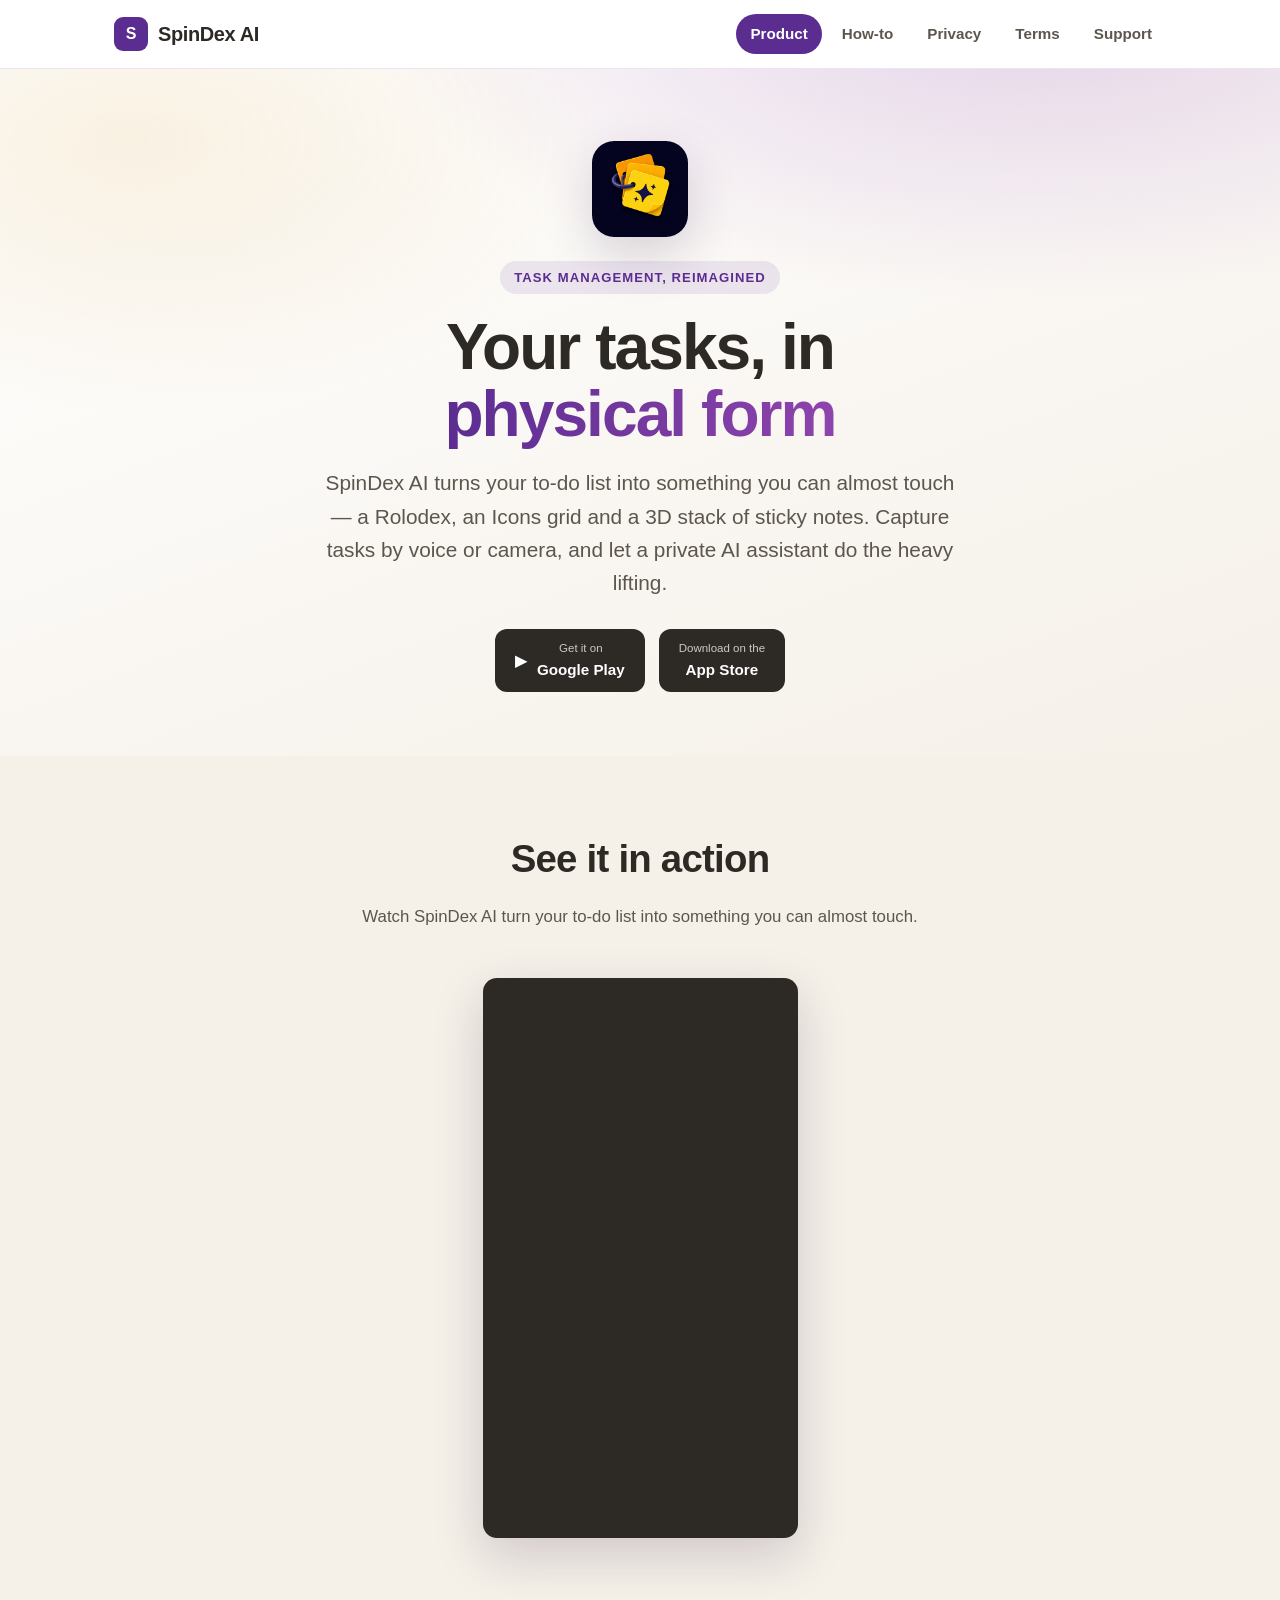
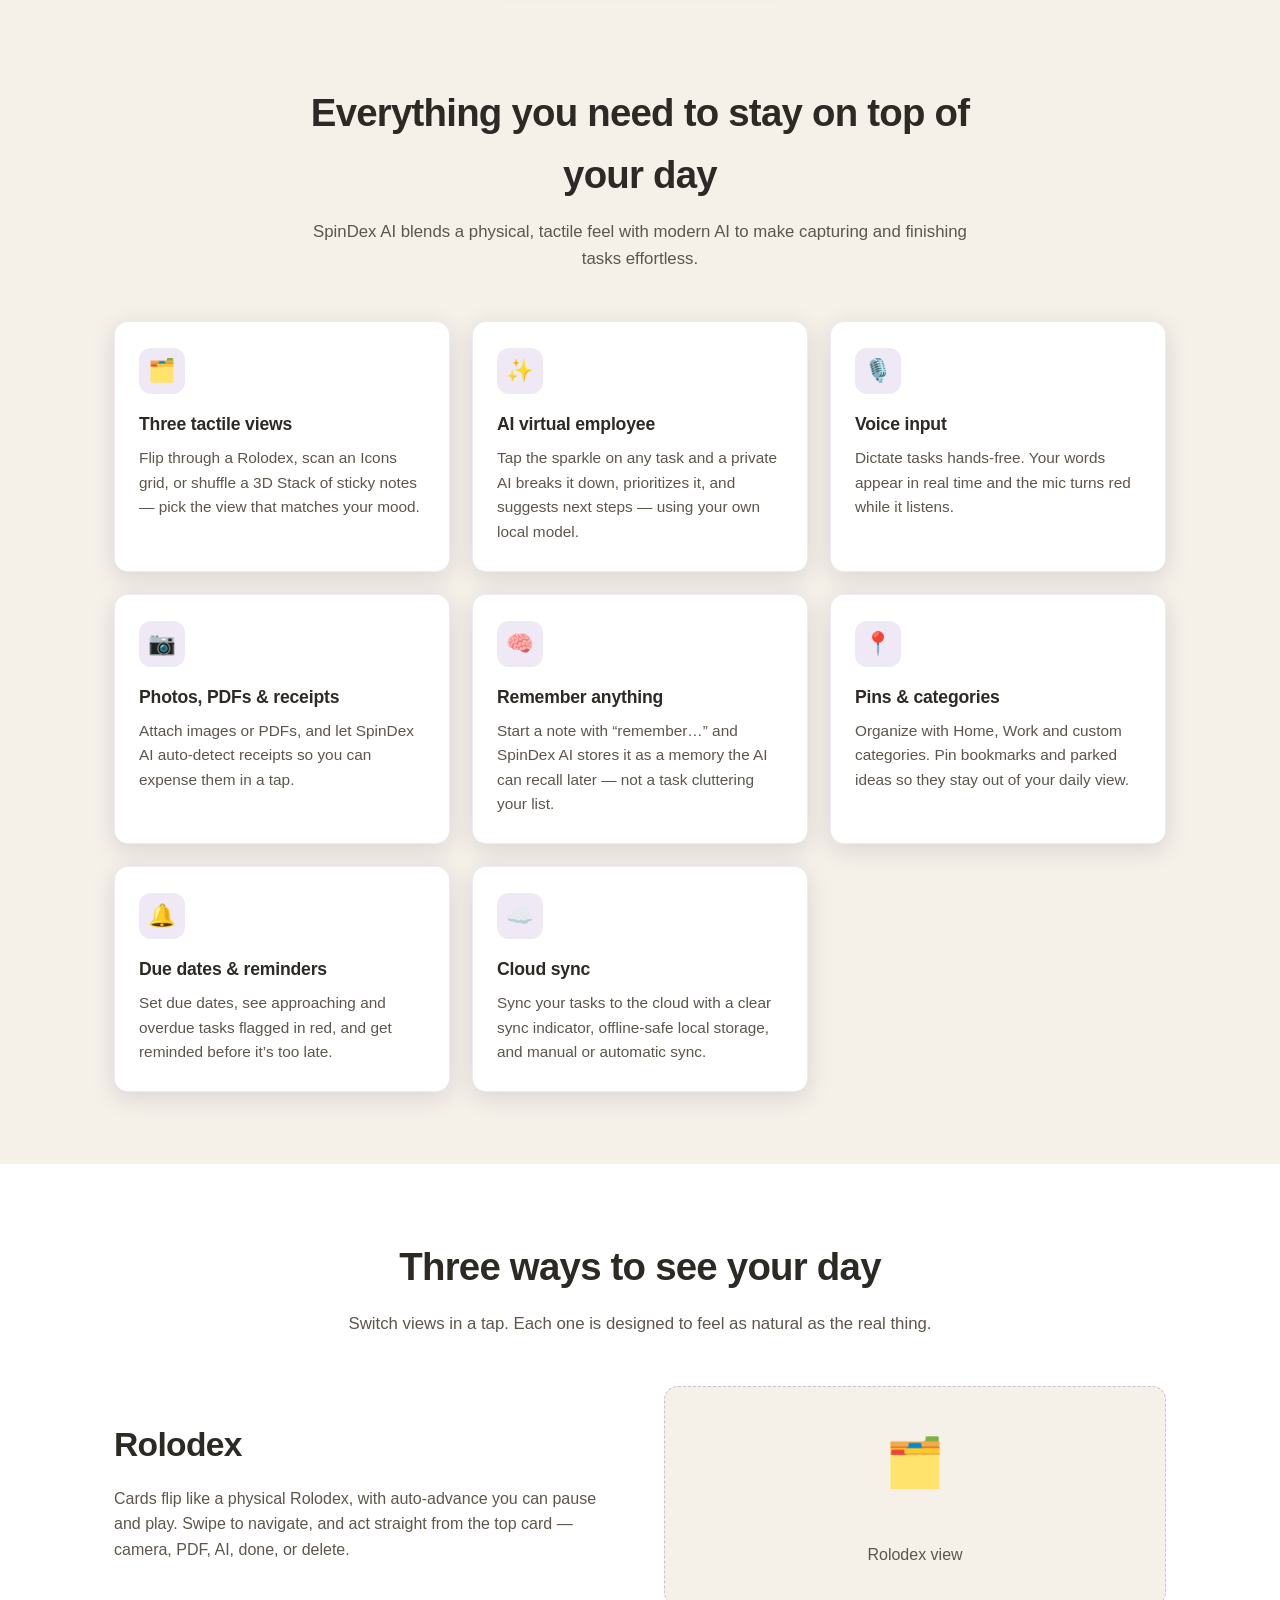
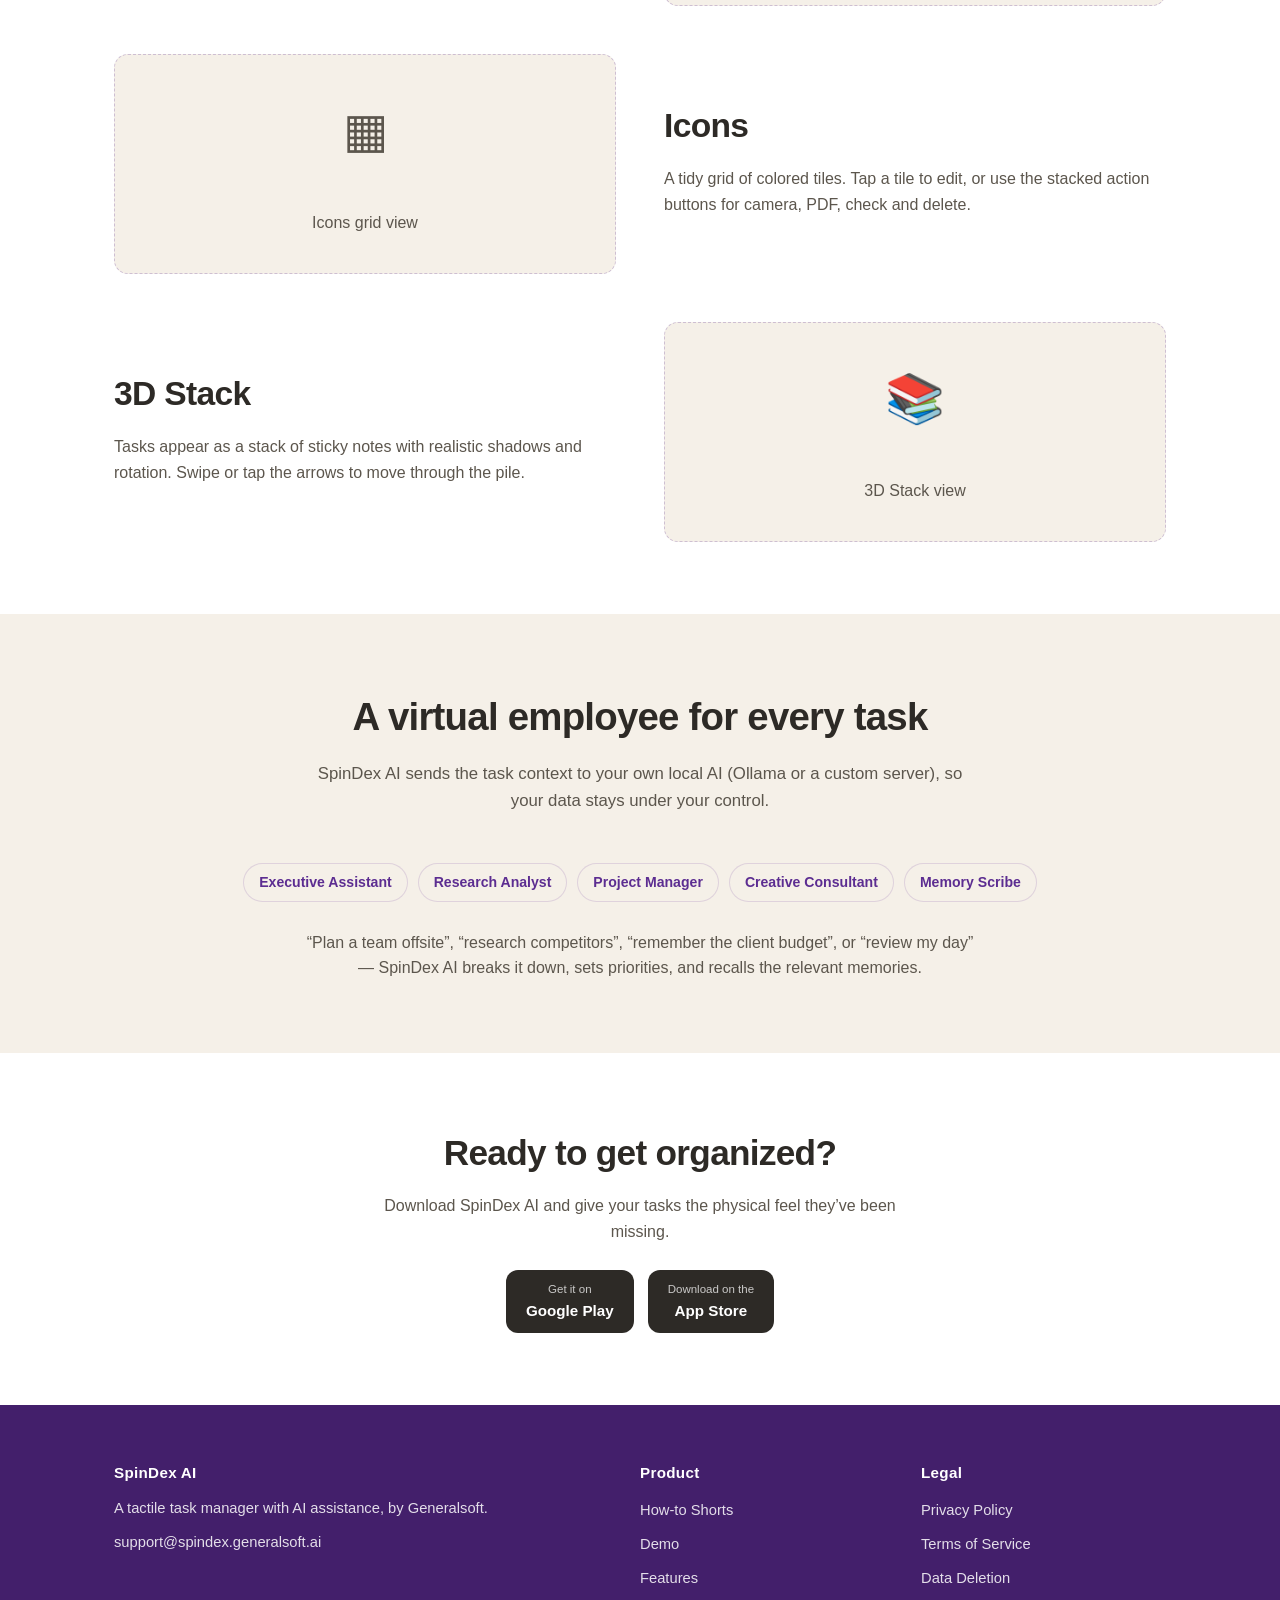
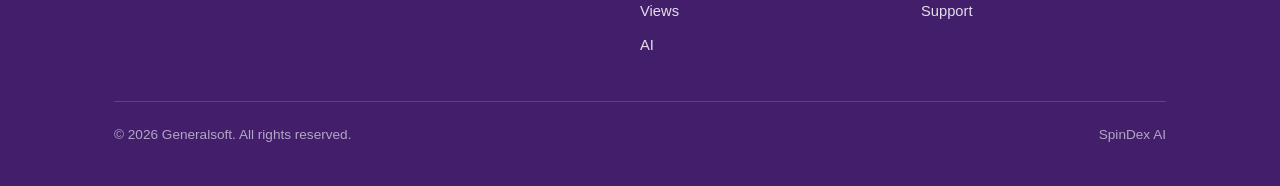
<file: index.html>
<!DOCTYPE html>
<html lang="en">
<head>
  <meta charset="UTF-8" />
  <meta name="viewport" content="width=device-width, initial-scale=1.0" />
  <title>SpinDex AI — Your tasks, in physical form</title>
  <meta name="description" content="SpinDex AI is a tactile task manager with a Rolodex, Icons and 3D Stack views, AI assistance, voice input, attachments and cloud sync. Built by Generalsoft." />
  <meta name="theme-color" content="#5c2d91" />
  <link rel="icon" type="image/png" href="assets/images/icon.png" />
  <link rel="apple-touch-icon" href="assets/images/icon.png" />
  <link rel="stylesheet" href="assets/css/styles.css" />
  <link rel="canonical" href="https://spindex.generalsoft.ai/" />
  <meta property="og:type" content="website" />
  <meta property="og:site_name" content="SpinDex AI" />
  <meta property="og:title" content="SpinDex AI — Your tasks, in physical form" />
  <meta property="og:description" content="SpinDex AI is a tactile task manager with a Rolodex, Icons and 3D Stack views, AI assistance, voice input, attachments and cloud sync." />
  <meta property="og:url" content="https://spindex.generalsoft.ai/" />
  <meta property="og:image" content="https://spindex.generalsoft.ai/assets/images/icon.png" />
  <meta name="twitter:card" content="summary" />
  <meta name="twitter:title" content="SpinDex AI — Your tasks, in physical form" />
  <meta name="twitter:description" content="A tactile task manager with Rolodex, Icons and 3D Stack views, AI assistance, and cloud sync." />
  <meta name="twitter:image" content="https://spindex.generalsoft.ai/assets/images/icon.png" />
  <!-- Google tag (gtag.js) -->
  <script async src="https://www.googletagmanager.com/gtag/js?id=G-QB5YTZEMS1"></script>
  <script>
    window.dataLayer = window.dataLayer || [];
    function gtag(){dataLayer.push(arguments);}
    gtag('js', new Date());

    gtag('config', 'G-QB5YTZEMS1');
  </script>
</head>
<body>
  <header class="site-header">
    <div class="container nav">
      <a class="brand" href="index.html">
        <span class="logo">S</span>
        SpinDex AI
      </a>
      <nav>
        <ul class="nav-links">
          <li><a class="active" href="index.html">Product</a></li>
          <li><a href="how-to.html">How-to</a></li>
          <li><a href="privacy.html">Privacy</a></li>
          <li><a href="terms.html">Terms</a></li>
          <li><a href="support.html">Support</a></li>
        </ul>
      </nav>
    </div>
  </header>

  <main>
    <!-- Hero -->
    <section class="hero">
      <div class="container">
        <img class="app-icon" src="assets/images/icon.png" alt="SpinDex AI app icon" width="96" height="96" />
        <span class="eyebrow">Task management, reimagined</span>
        <h1>Your tasks, in<br /><span class="accent">physical form</span></h1>
        <p class="lede">
          SpinDex AI turns your to-do list into something you can almost touch — a
          Rolodex, an Icons grid and a 3D stack of sticky notes. Capture tasks by
          voice or camera, and let a private AI assistant do the heavy lifting.
        </p>
        <div class="badge-row">
          <!-- Replace the href values with your live store listings when available -->
          <a class="badge" href="https://play.google.com/store/apps/details?id=com.generalsoft.spindex">
            <span aria-hidden="true">▶</span>
            <span><span class="store-name">Get it on</span>Google Play</span>
          </a>
          <a class="badge" href="https://apps.apple.com/app/idXXXXXXXXX">
            <span><span class="store-name">Download on the</span>App Store</span>
          </a>
        </div>
      </div>
    </section>

    <!-- Demo -->
    <section class="section" id="demo">
      <div class="container">
        <div class="section-header">
          <h2>See it in action</h2>
          <p>Watch SpinDex AI turn your to-do list into something you can almost touch.</p>
        </div>
        <div class="video-embed">
          <iframe
            src="https://www.youtube-nocookie.com/embed/chW1hcs2FDo?rel=0"
            title="SpinDex AI — Task management, reimagined"
            allow="accelerometer; autoplay; clipboard-write; encrypted-media; gyroscope; picture-in-picture; web-share"
            referrerpolicy="strict-origin-when-cross-origin"
            allowfullscreen
            loading="lazy"
          ></iframe>
        </div>
      </div>
    </section>

    <!-- Features -->
    <section class="section" id="features">
      <div class="container">
        <div class="section-header">
          <h2>Everything you need to stay on top of your day</h2>
          <p>SpinDex AI blends a physical, tactile feel with modern AI to make capturing and finishing tasks effortless.</p>
        </div>
        <div class="grid">
          <div class="card">
            <div class="icon" aria-hidden="true">🗂️</div>
            <h3>Three tactile views</h3>
            <p>Flip through a Rolodex, scan an Icons grid, or shuffle a 3D Stack of sticky notes — pick the view that matches your mood.</p>
          </div>
          <div class="card">
            <div class="icon" aria-hidden="true">✨</div>
            <h3>AI virtual employee</h3>
            <p>Tap the sparkle on any task and a private AI breaks it down, prioritizes it, and suggests next steps — using your own local model.</p>
          </div>
          <div class="card">
            <div class="icon" aria-hidden="true">🎙️</div>
            <h3>Voice input</h3>
            <p>Dictate tasks hands-free. Your words appear in real time and the mic turns red while it listens.</p>
          </div>
          <div class="card">
            <div class="icon" aria-hidden="true">📷</div>
            <h3>Photos, PDFs &amp; receipts</h3>
            <p>Attach images or PDFs, and let SpinDex AI auto-detect receipts so you can expense them in a tap.</p>
          </div>
          <div class="card">
            <div class="icon" aria-hidden="true">🧠</div>
            <h3>Remember anything</h3>
            <p>Start a note with “remember…” and SpinDex AI stores it as a memory the AI can recall later — not a task cluttering your list.</p>
          </div>
          <div class="card">
            <div class="icon" aria-hidden="true">📍</div>
            <h3>Pins &amp; categories</h3>
            <p>Organize with Home, Work and custom categories. Pin bookmarks and parked ideas so they stay out of your daily view.</p>
          </div>
          <div class="card">
            <div class="icon" aria-hidden="true">🔔</div>
            <h3>Due dates &amp; reminders</h3>
            <p>Set due dates, see approaching and overdue tasks flagged in red, and get reminded before it’s too late.</p>
          </div>
          <div class="card">
            <div class="icon" aria-hidden="true">☁️</div>
            <h3>Cloud sync</h3>
            <p>Sync your tasks to the cloud with a clear sync indicator, offline-safe local storage, and manual or automatic sync.</p>
          </div>
        </div>
      </div>
    </section>


    <!-- Views -->
    <section class="section alt" id="views">
      <div class="container">
        <div class="section-header">
          <h2>Three ways to see your day</h2>
          <p>Switch views in a tap. Each one is designed to feel as natural as the real thing.</p>
        </div>
        <div class="split">
          <div class="copy">
            <h2>Rolodex</h2>
            <p>Cards flip like a physical Rolodex, with auto-advance you can pause and play. Swipe to navigate, and act straight from the top card — camera, PDF, AI, done, or delete.</p>
          </div>
          <div class="visual"><span class="big">🗂️</span><br />Rolodex view</div>
        </div>
        <div class="split reverse" style="margin-top:48px;">
          <div class="copy">
            <h2>Icons</h2>
            <p>A tidy grid of colored tiles. Tap a tile to edit, or use the stacked action buttons for camera, PDF, check and delete.</p>
          </div>
          <div class="visual"><span class="big">▦</span><br />Icons grid view</div>
        </div>
        <div class="split" style="margin-top:48px;">
          <div class="copy">
            <h2>3D Stack</h2>
            <p>Tasks appear as a stack of sticky notes with realistic shadows and rotation. Swipe or tap the arrows to move through the pile.</p>
          </div>
          <div class="visual"><span class="big">📚</span><br />3D Stack view</div>
        </div>
      </div>
    </section>

    <!-- AI -->
    <section class="section" id="ai">
      <div class="container">
        <div class="section-header">
          <h2>A virtual employee for every task</h2>
          <p>SpinDex AI sends the task context to your own local AI (Ollama or a custom server), so your data stays under your control.</p>
        </div>
        <div class="chips" style="justify-content:center;">
          <span class="chip">Executive Assistant</span>
          <span class="chip">Research Analyst</span>
          <span class="chip">Project Manager</span>
          <span class="chip">Creative Consultant</span>
          <span class="chip">Memory Scribe</span>
        </div>
        <p style="max-width:680px;margin:28px auto 0;text-align:center;color:#5c564d;">
          “Plan a team offsite”, “research competitors”, “remember the client budget”,
          or “review my day” — SpinDex AI breaks it down, sets priorities, and recalls
          the relevant memories.
        </p>
      </div>
    </section>


    <!-- CTA -->
    <section class="section alt" id="download">
      <div class="container" style="text-align:center;">
        <h2 style="font-size:clamp(1.6rem,4vw,2.2rem);letter-spacing:-0.02em;margin:0 0 12px;">Ready to get organized?</h2>
        <p style="color:#5c564d;max-width:520px;margin:0 auto 26px;">
          Download SpinDex AI and give your tasks the physical feel they’ve been missing.
        </p>
        <div class="badge-row">
          <a class="badge" href="https://play.google.com/store/apps/details?id=com.generalsoft.spindex">
            <span><span class="store-name">Get it on</span>Google Play</span>
          </a>
          <a class="badge" href="https://apps.apple.com/app/idXXXXXXXXX">
            <span><span class="store-name">Download on the</span>App Store</span>
          </a>
        </div>
      </div>
    </section>
  </main>

  <footer class="site-footer">
    <div class="container">
      <div class="footer-grid">
        <div>
          <h4>SpinDex AI</h4>
          <p>A tactile task manager with AI assistance, by Generalsoft.</p>
          <p>support@spindex.generalsoft.ai</p>
        </div>
        <div>
          <h4>Product</h4>
          <ul>
            <li><a href="how-to.html">How-to Shorts</a></li>
            <li><a href="index.html#demo">Demo</a></li>
            <li><a href="index.html#features">Features</a></li>
            <li><a href="index.html#views">Views</a></li>
            <li><a href="index.html#ai">AI</a></li>
          </ul>
        </div>
        <div>
          <h4>Legal</h4>
          <ul>
            <li><a href="privacy.html">Privacy Policy</a></li>
            <li><a href="terms.html">Terms of Service</a></li>
            <li><a href="data-deletion.html">Data Deletion</a></li>
            <li><a href="support.html">Support</a></li>
          </ul>
        </div>
      </div>
      <div class="footer-bottom">
        <span>© 2026 Generalsoft. All rights reserved.</span>
        <span>SpinDex AI</span>
      </div>
    </div>
  </footer>
</body>
</html>
</file>
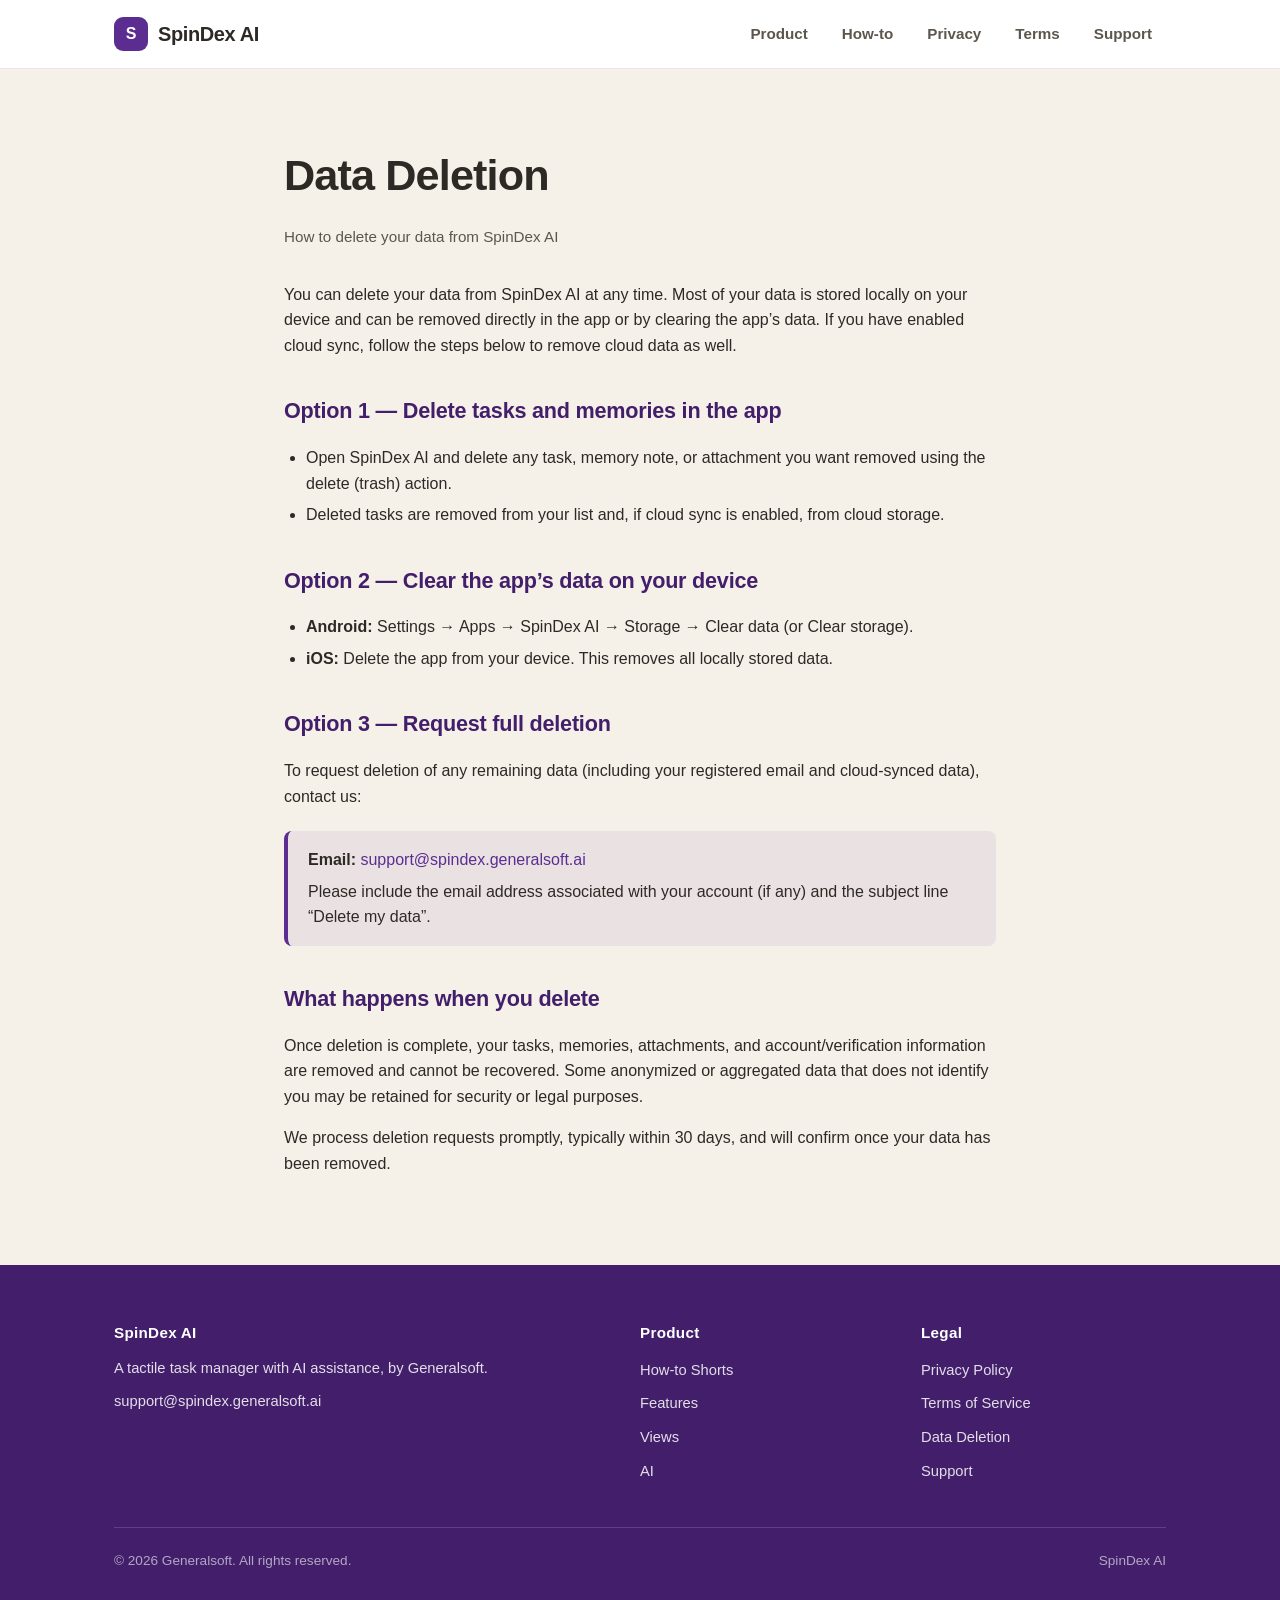
<file: data-deletion.html>
<!DOCTYPE html>
<html lang="en">
<head>
  <meta charset="UTF-8" />
  <meta name="viewport" content="width=device-width, initial-scale=1.0" />
  <title>Data Deletion — SpinDex AI</title>
  <meta name="description" content="How to delete your data from the SpinDex AI app by Generalsoft." />
  <meta name="theme-color" content="#5c2d91" />
  <link rel="icon" type="image/png" href="assets/images/icon.png" />
  <link rel="stylesheet" href="assets/css/styles.css" />
  <link rel="canonical" href="https://spindex.generalsoft.ai/data-deletion.html" />
  <!-- Google tag (gtag.js) -->
  <script async src="https://www.googletagmanager.com/gtag/js?id=G-QB5YTZEMS1"></script>
  <script>
    window.dataLayer = window.dataLayer || [];
    function gtag(){dataLayer.push(arguments);}
    gtag('js', new Date());

    gtag('config', 'G-QB5YTZEMS1');
  </script>
</head>
<body>
  <header class="site-header">
    <div class="container nav">
      <a class="brand" href="index.html"><span class="logo">S</span>SpinDex AI</a>
      <nav>
        <ul class="nav-links">
          <li><a href="index.html">Product</a></li>
          <li><a href="how-to.html">How-to</a></li>
          <li><a href="privacy.html">Privacy</a></li>
          <li><a href="terms.html">Terms</a></li>
          <li><a href="support.html">Support</a></li>
        </ul>
      </nav>
    </div>
  </header>

  <main class="section">
    <div class="container prose">
      <h1>Data Deletion</h1>
      <p class="meta">How to delete your data from SpinDex AI</p>

      <p>
        You can delete your data from SpinDex AI at any time. Most of your data is
        stored locally on your device and can be removed directly in the app or by
        clearing the app’s data. If you have enabled cloud sync, follow the steps
        below to remove cloud data as well.
      </p>

      <h2>Option 1 — Delete tasks and memories in the app</h2>
      <ul>
        <li>Open SpinDex AI and delete any task, memory note, or attachment you want removed using the delete (trash) action.</li>
        <li>Deleted tasks are removed from your list and, if cloud sync is enabled, from cloud storage.</li>
      </ul>

      <h2>Option 2 — Clear the app’s data on your device</h2>
      <ul>
        <li><strong>Android:</strong> Settings → Apps → SpinDex AI → Storage → Clear data (or Clear storage).</li>
        <li><strong>iOS:</strong> Delete the app from your device. This removes all locally stored data.</li>
      </ul>

      <h2>Option 3 — Request full deletion</h2>
      <p>
        To request deletion of any remaining data (including your registered email
        and cloud-synced data), contact us:
      </p>
      <div class="callout">
        <p style="margin:0;"><strong>Email:</strong> <a href="mailto:support@spindex.generalsoft.ai">support@spindex.generalsoft.ai</a></p>
        <p style="margin:6px 0 0;">Please include the email address associated with your account (if any) and the subject line “Delete my data”.</p>
      </div>

      <h2>What happens when you delete</h2>
      <p>
        Once deletion is complete, your tasks, memories, attachments, and
        account/verification information are removed and cannot be recovered. Some
        anonymized or aggregated data that does not identify you may be retained for
        security or legal purposes.
      </p>
      <p>
        We process deletion requests promptly, typically within 30 days, and will
        confirm once your data has been removed.
      </p>
    </div>
  </main>

  <footer class="site-footer">
    <div class="container">
      <div class="footer-grid">
        <div>
          <h4>SpinDex AI</h4>
          <p>A tactile task manager with AI assistance, by Generalsoft.</p>
          <p>support@spindex.generalsoft.ai</p>
        </div>
        <div>
          <h4>Product</h4>
          <ul>
            <li><a href="how-to.html">How-to Shorts</a></li>
            <li><a href="index.html#features">Features</a></li>
            <li><a href="index.html#views">Views</a></li>
            <li><a href="index.html#ai">AI</a></li>
          </ul>
        </div>
        <div>
          <h4>Legal</h4>
          <ul>
            <li><a href="privacy.html">Privacy Policy</a></li>
            <li><a href="terms.html">Terms of Service</a></li>
            <li><a href="data-deletion.html">Data Deletion</a></li>
            <li><a href="support.html">Support</a></li>
          </ul>
        </div>
      </div>
      <div class="footer-bottom">
        <span>© 2026 Generalsoft. All rights reserved.</span>
        <span>SpinDex AI</span>
      </div>
    </div>
  </footer>
</body>
</html>
</file>
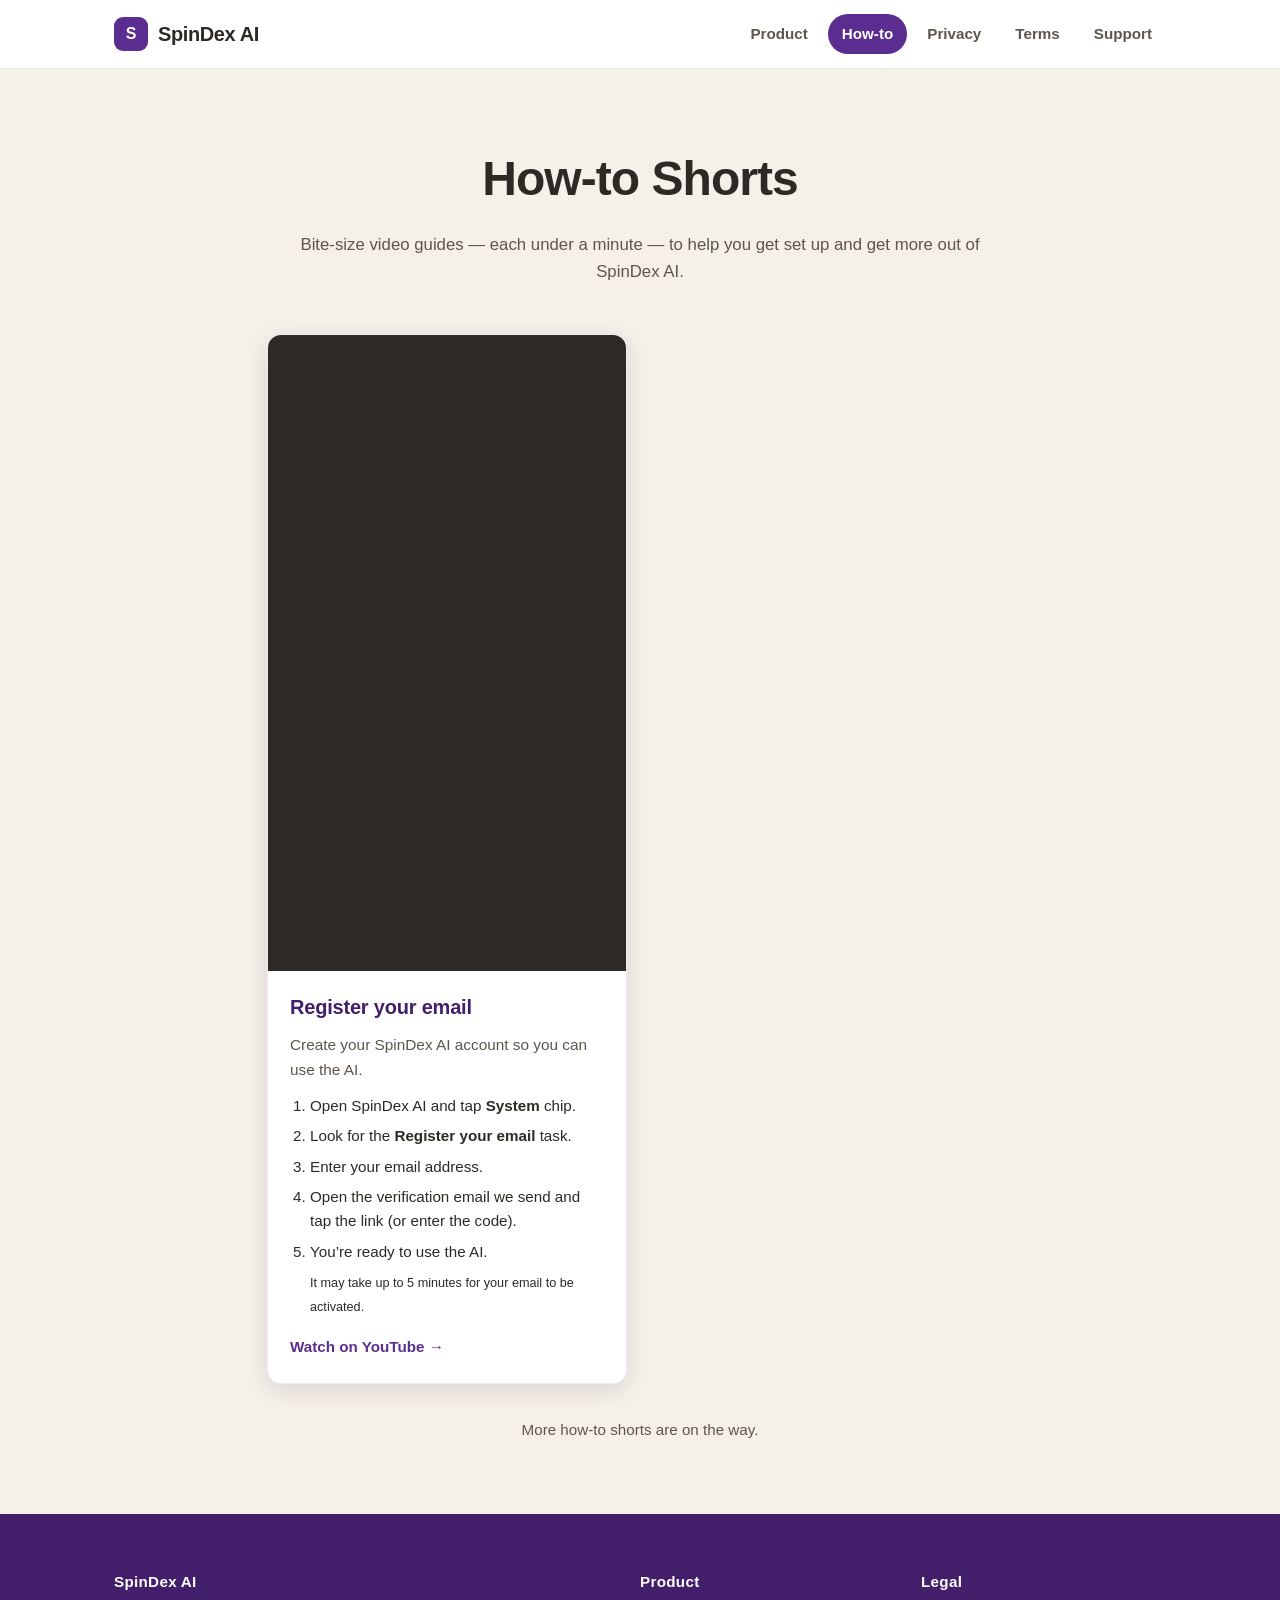
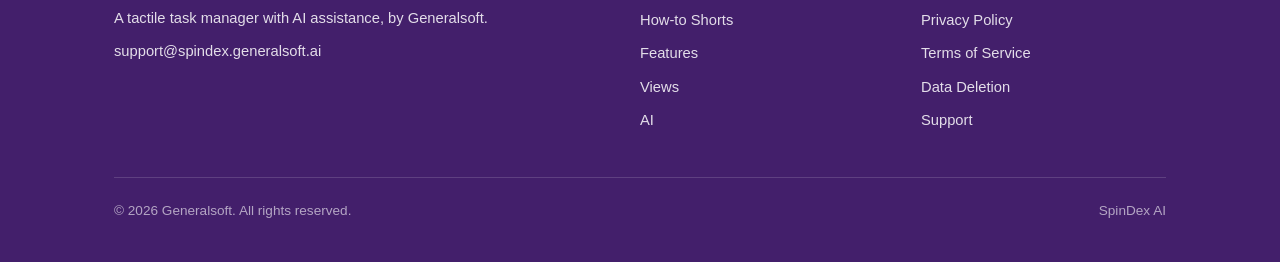
<file: how-to.html>
<!DOCTYPE html>
<html lang="en">
<head>
  <meta charset="UTF-8" />
  <meta name="viewport" content="width=device-width, initial-scale=1.0" />
  <title>How-to Shorts — SpinDex AI</title>
  <meta name="description" content="Short video guides for SpinDex AI. Watch how to register your email and more in under a minute each." />
  <meta name="theme-color" content="#5c2d91" />
  <link rel="icon" type="image/png" href="assets/images/icon.png" />
  <link rel="apple-touch-icon" href="assets/images/icon.png" />
  <link rel="stylesheet" href="assets/css/styles.css" />
  <link rel="canonical" href="https://spindex.generalsoft.ai/how-to.html" />
  <meta property="og:type" content="website" />
  <meta property="og:site_name" content="SpinDex AI" />
  <meta property="og:title" content="How-to Shorts — SpinDex AI" />
  <meta property="og:description" content="Short video guides for SpinDex AI. Watch how to register your email and more in under a minute each." />
  <meta property="og:url" content="https://spindex.generalsoft.ai/how-to.html" />
  <meta property="og:image" content="https://spindex.generalsoft.ai/assets/images/icon.png" />
  <meta name="twitter:card" content="summary" />
  <meta name="twitter:title" content="How-to Shorts — SpinDex AI" />
  <meta name="twitter:description" content="Short video guides for SpinDex AI." />
  <meta name="twitter:image" content="https://spindex.generalsoft.ai/assets/images/icon.png" />
  <!-- Google tag (gtag.js) -->
  <script async src="https://www.googletagmanager.com/gtag/js?id=G-QB5YTZEMS1"></script>
  <script>
    window.dataLayer = window.dataLayer || [];
    function gtag(){dataLayer.push(arguments);}
    gtag('js', new Date());

    gtag('config', 'G-QB5YTZEMS1');
  </script>
</head>
<body>
  <header class="site-header">
    <div class="container nav">
      <a class="brand" href="index.html"><span class="logo">S</span>SpinDex AI</a>
      <nav>
        <ul class="nav-links">
          <li><a href="index.html">Product</a></li>
          <li><a class="active" href="how-to.html">How-to</a></li>
          <li><a href="privacy.html">Privacy</a></li>
          <li><a href="terms.html">Terms</a></li>
          <li><a href="support.html">Support</a></li>
        </ul>
      </nav>
    </div>
  </header>

  <main>
    <section class="section">
      <div class="container">
        <div class="section-header">
          <h1>How-to Shorts</h1>
          <p>Bite-size video guides — each under a minute — to help you get set up and get more out of SpinDex AI.</p>
        </div>

        <div class="shorts-grid">
          <!-- Add each new short as another .short-card below. -->
          <article class="short-card">
            <div class="video-embed">
              <iframe
                src="https://www.youtube-nocookie.com/embed/5qSK53Yb3jI?rel=0"
                title="SpinDex AI — How to register your email"
                allow="accelerometer; autoplay; clipboard-write; encrypted-media; gyroscope; picture-in-picture; web-share"
                referrerpolicy="strict-origin-when-cross-origin"
                allowfullscreen
                loading="lazy"
              ></iframe>
            </div>
            <div class="short-body">
              <h2>Register your email</h2>
              <p>Create your SpinDex AI account so you can use the AI.</p>
              <ol>
                <li>Open SpinDex AI and tap <strong>System</strong> chip.</li>
                <li>Look for the <strong>Register your email</strong> task.</li>
                <li>Enter your email address.</li>
                <li>Open the verification email we send and tap the link (or enter the code).</li>
                <li>You’re ready to use the AI.</li>
                <span><small>It may take up to 5 minutes for your email to be activated.</small></span>
              </ol>
              <a class="short-link" href="https://www.youtube.com/shorts/5qSK53Yb3jI">Watch on YouTube →</a>
            </div>
          </article>
        </div>

        <p class="coming-soon">More how-to shorts are on the way.</p>
      </div>
    </section>
  </main>

  <footer class="site-footer">
    <div class="container">
      <div class="footer-grid">
        <div>
          <h4>SpinDex AI</h4>
          <p>A tactile task manager with AI assistance, by Generalsoft.</p>
          <p>support@spindex.generalsoft.ai</p>
        </div>
        <div>
          <h4>Product</h4>
          <ul>
            <li><a href="how-to.html">How-to Shorts</a></li>
            <li><a href="index.html#features">Features</a></li>
            <li><a href="index.html#views">Views</a></li>
            <li><a href="index.html#ai">AI</a></li>
          </ul>
        </div>
        <div>
          <h4>Legal</h4>
          <ul>
            <li><a href="privacy.html">Privacy Policy</a></li>
            <li><a href="terms.html">Terms of Service</a></li>
            <li><a href="data-deletion.html">Data Deletion</a></li>
            <li><a href="support.html">Support</a></li>
          </ul>
        </div>
      </div>
      <div class="footer-bottom">
        <span>© 2026 Generalsoft. All rights reserved.</span>
        <span>SpinDex AI</span>
      </div>
    </div>
  </footer>
</body>
</html>
</file>
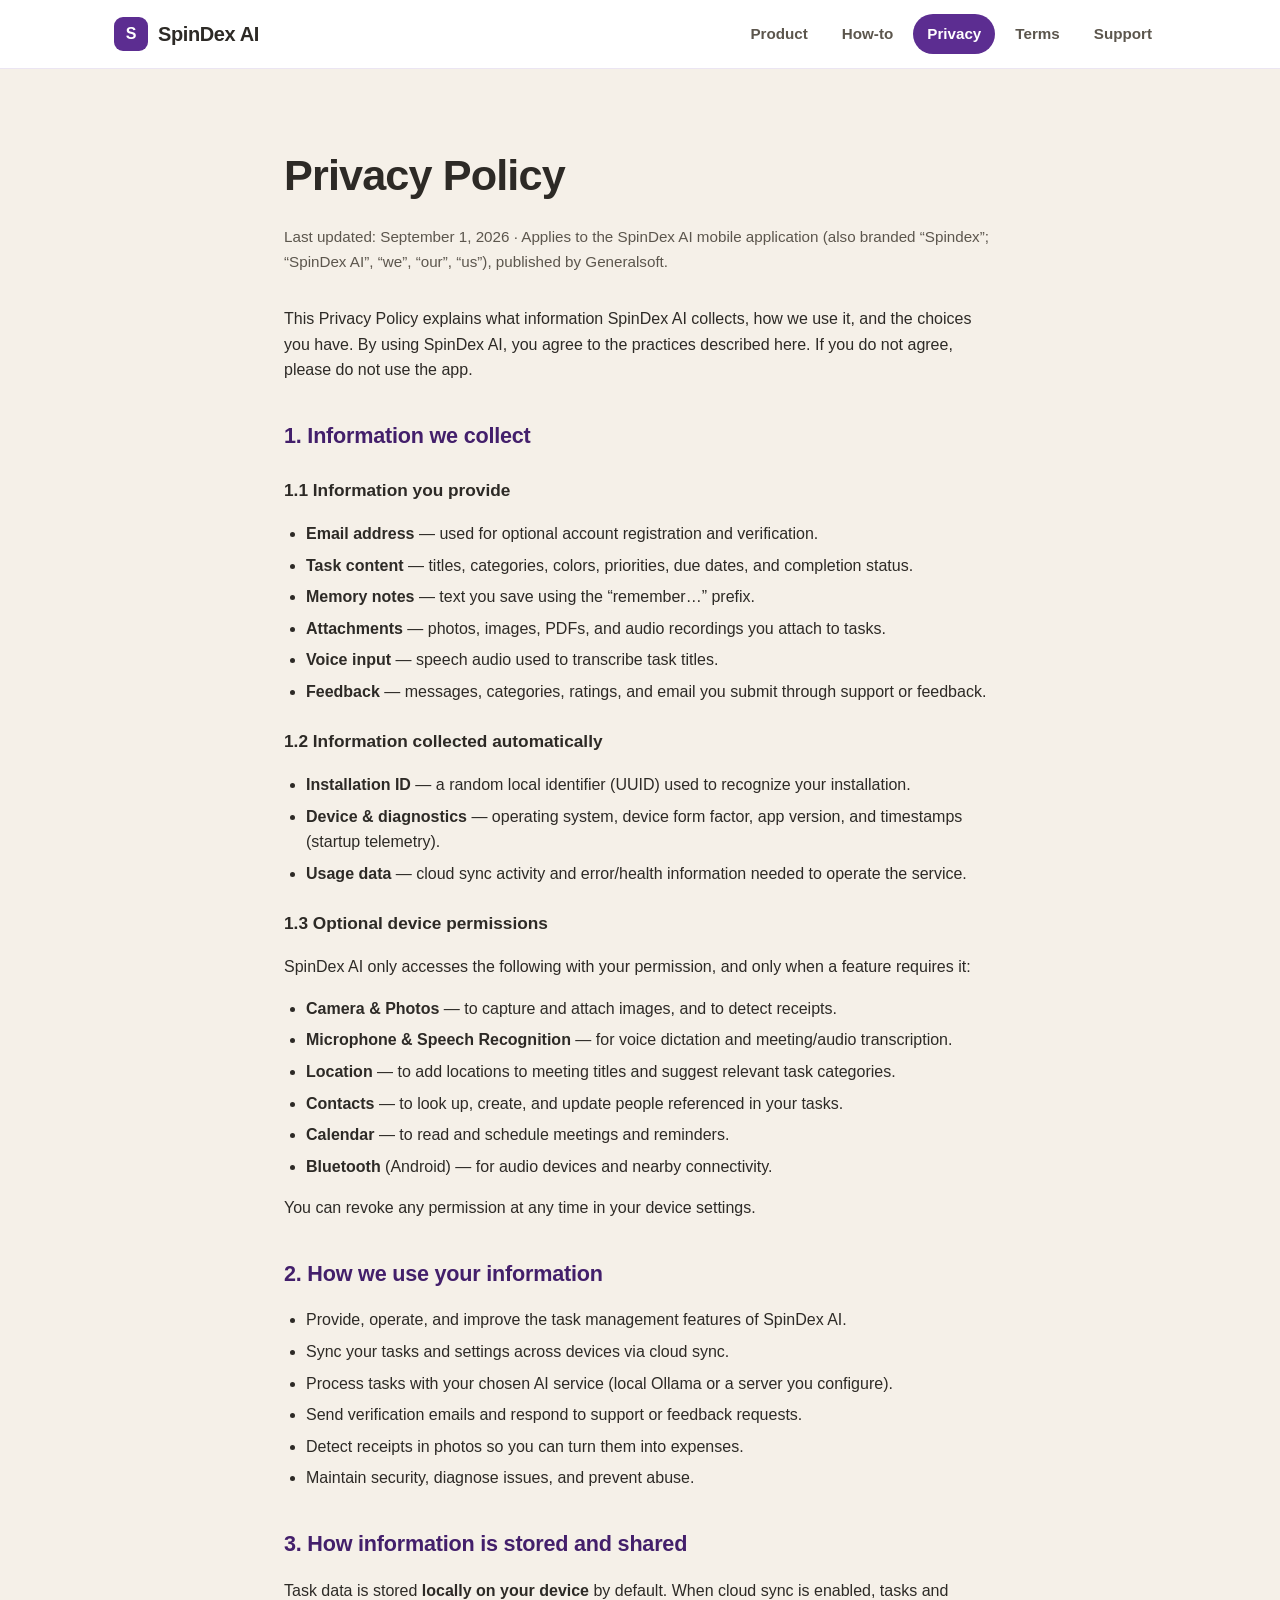
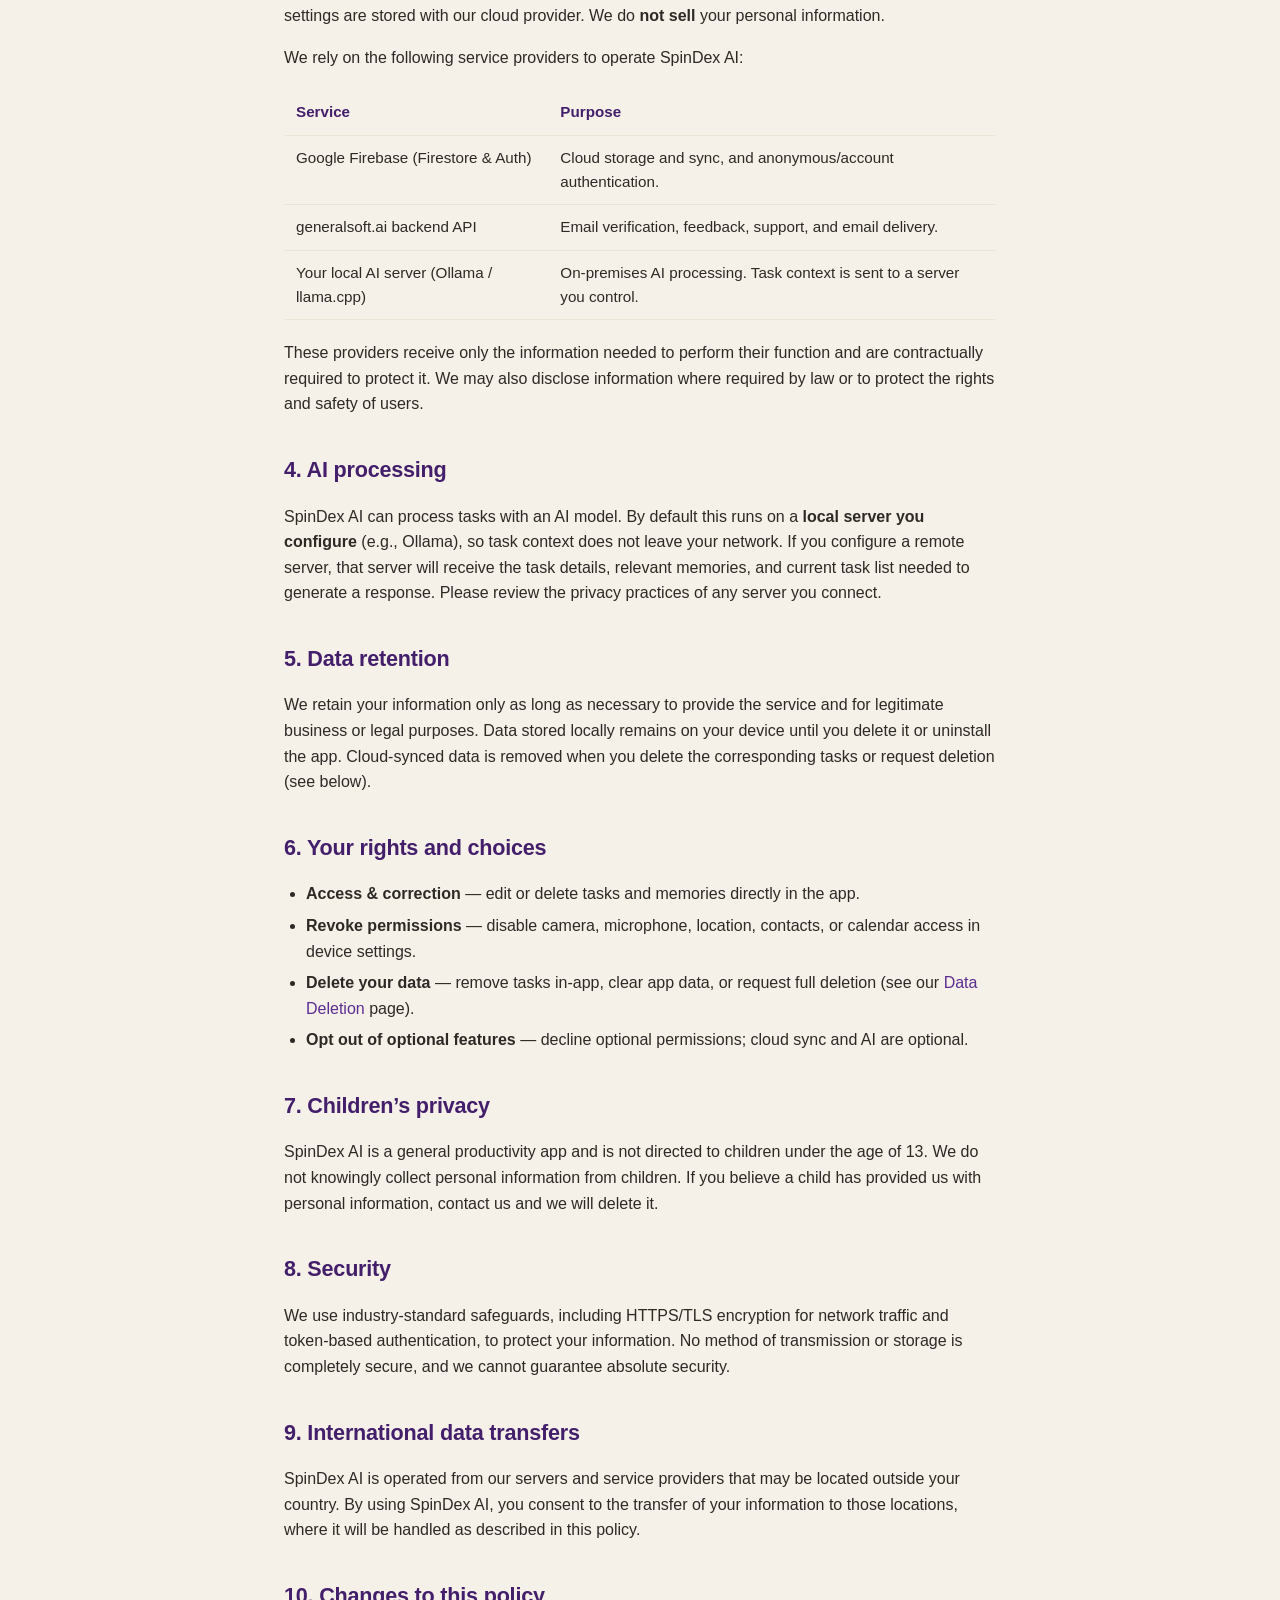
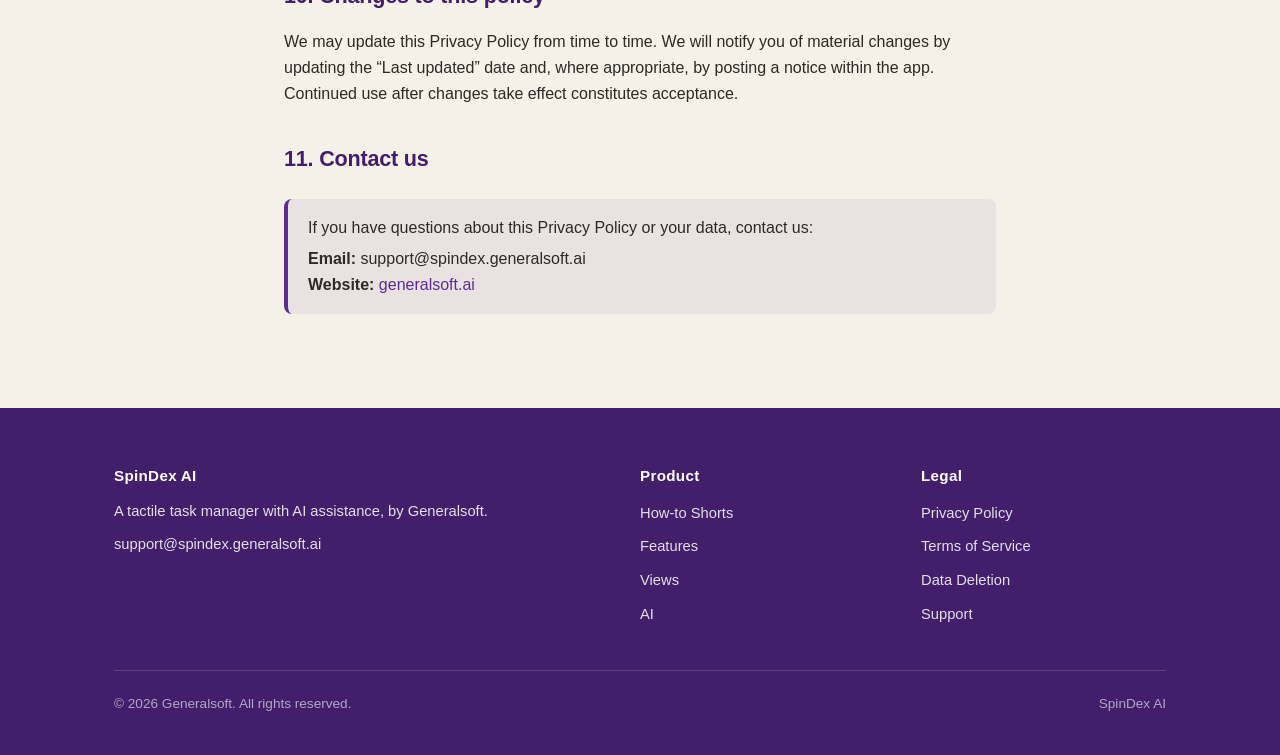
<file: privacy.html>
<!DOCTYPE html>
<html lang="en">
<head>
  <meta charset="UTF-8" />
  <meta name="viewport" content="width=device-width, initial-scale=1.0" />
  <title>Privacy Policy — SpinDex AI</title>
  <meta name="description" content="Privacy policy for the SpinDex AI app by Generalsoft, covering data collection, usage, sharing, retention and deletion." />
  <meta name="theme-color" content="#5c2d91" />
  <link rel="icon" type="image/png" href="assets/images/icon.png" />
  <link rel="stylesheet" href="assets/css/styles.css" />
  <link rel="canonical" href="https://spindex.generalsoft.ai/privacy.html" />
  <!-- Google tag (gtag.js) -->
  <script async src="https://www.googletagmanager.com/gtag/js?id=G-QB5YTZEMS1"></script>
  <script>
    window.dataLayer = window.dataLayer || [];
    function gtag(){dataLayer.push(arguments);}
    gtag('js', new Date());

    gtag('config', 'G-QB5YTZEMS1');
  </script>
</head>
<body>
  <header class="site-header">
    <div class="container nav">
      <a class="brand" href="index.html"><span class="logo">S</span>SpinDex AI</a>
      <nav>
        <ul class="nav-links">
          <li><a href="index.html">Product</a></li>
          <li><a href="how-to.html">How-to</a></li>
          <li><a class="active" href="privacy.html">Privacy</a></li>
          <li><a href="terms.html">Terms</a></li>
          <li><a href="support.html">Support</a></li>
        </ul>
      </nav>
    </div>
  </header>

  <main class="section">
    <div class="container prose">
      <h1>Privacy Policy</h1>
      <p class="meta">Last updated: September 1, 2026 · Applies to the SpinDex AI mobile application (also branded “Spindex”; “SpinDex AI”, “we”, “our”, “us”), published by Generalsoft.</p>

      <p>
        This Privacy Policy explains what information SpinDex AI collects, how we use
        it, and the choices you have. By using SpinDex AI, you agree to the practices
        described here. If you do not agree, please do not use the app.
      </p>

      <h2>1. Information we collect</h2>
      <h3>1.1 Information you provide</h3>
      <ul>
        <li><strong>Email address</strong> — used for optional account registration and verification.</li>
        <li><strong>Task content</strong> — titles, categories, colors, priorities, due dates, and completion status.</li>
        <li><strong>Memory notes</strong> — text you save using the “remember…” prefix.</li>
        <li><strong>Attachments</strong> — photos, images, PDFs, and audio recordings you attach to tasks.</li>
        <li><strong>Voice input</strong> — speech audio used to transcribe task titles.</li>
        <li><strong>Feedback</strong> — messages, categories, ratings, and email you submit through support or feedback.</li>
      </ul>

      <h3>1.2 Information collected automatically</h3>
      <ul>
        <li><strong>Installation ID</strong> — a random local identifier (UUID) used to recognize your installation.</li>
        <li><strong>Device &amp; diagnostics</strong> — operating system, device form factor, app version, and timestamps (startup telemetry).</li>
        <li><strong>Usage data</strong> — cloud sync activity and error/health information needed to operate the service.</li>
      </ul>

      <h3>1.3 Optional device permissions</h3>
      <p>SpinDex AI only accesses the following with your permission, and only when a feature requires it:</p>
      <ul>
        <li><strong>Camera &amp; Photos</strong> — to capture and attach images, and to detect receipts.</li>
        <li><strong>Microphone &amp; Speech Recognition</strong> — for voice dictation and meeting/audio transcription.</li>
        <li><strong>Location</strong> — to add locations to meeting titles and suggest relevant task categories.</li>
        <li><strong>Contacts</strong> — to look up, create, and update people referenced in your tasks.</li>
        <li><strong>Calendar</strong> — to read and schedule meetings and reminders.</li>
        <li><strong>Bluetooth</strong> (Android) — for audio devices and nearby connectivity.</li>
      </ul>
      <p>You can revoke any permission at any time in your device settings.</p>

      <h2>2. How we use your information</h2>
      <ul>
        <li>Provide, operate, and improve the task management features of SpinDex AI.</li>
        <li>Sync your tasks and settings across devices via cloud sync.</li>
        <li>Process tasks with your chosen AI service (local Ollama or a server you configure).</li>
        <li>Send verification emails and respond to support or feedback requests.</li>
        <li>Detect receipts in photos so you can turn them into expenses.</li>
        <li>Maintain security, diagnose issues, and prevent abuse.</li>
      </ul>

      <h2>3. How information is stored and shared</h2>
      <p>
        Task data is stored <strong>locally on your device</strong> by default. When
        cloud sync is enabled, tasks and settings are stored with our cloud provider.
        We do <strong>not sell</strong> your personal information.
      </p>
      <p>We rely on the following service providers to operate SpinDex AI:</p>
      <table>
        <thead>
          <tr><th>Service</th><th>Purpose</th></tr>
        </thead>
        <tbody>
          <tr><td>Google Firebase (Firestore &amp; Auth)</td><td>Cloud storage and sync, and anonymous/account authentication.</td></tr>
          <tr><td>generalsoft.ai backend API</td><td>Email verification, feedback, support, and email delivery.</td></tr>
          <tr><td>Your local AI server (Ollama / llama.cpp)</td><td>On-premises AI processing. Task context is sent to a server you control.</td></tr>
        </tbody>
      </table>
      <p>
        These providers receive only the information needed to perform their
        function and are contractually required to protect it. We may also disclose
        information where required by law or to protect the rights and safety of
        users.
      </p>

      <h2>4. AI processing</h2>
      <p>
        SpinDex AI can process tasks with an AI model. By default this runs on a
        <strong>local server you configure</strong> (e.g., Ollama), so task context
        does not leave your network. If you configure a remote server, that server
        will receive the task details, relevant memories, and current task list
        needed to generate a response. Please review the privacy practices of any
        server you connect.
      </p>

      <h2>5. Data retention</h2>
      <p>
        We retain your information only as long as necessary to provide the service
        and for legitimate business or legal purposes. Data stored locally remains on
        your device until you delete it or uninstall the app. Cloud-synced data is
        removed when you delete the corresponding tasks or request deletion (see
        below).
      </p>

      <h2>6. Your rights and choices</h2>
      <ul>
        <li><strong>Access &amp; correction</strong> — edit or delete tasks and memories directly in the app.</li>
        <li><strong>Revoke permissions</strong> — disable camera, microphone, location, contacts, or calendar access in device settings.</li>
        <li><strong>Delete your data</strong> — remove tasks in-app, clear app data, or request full deletion (see our <a href="data-deletion.html">Data Deletion</a> page).</li>
        <li><strong>Opt out of optional features</strong> — decline optional permissions; cloud sync and AI are optional.</li>
      </ul>

      <h2>7. Children’s privacy</h2>
      <p>
        SpinDex AI is a general productivity app and is not directed to children under
        the age of 13. We do not knowingly collect personal information from
        children. If you believe a child has provided us with personal information,
        contact us and we will delete it.
      </p>

      <h2>8. Security</h2>
      <p>
        We use industry-standard safeguards, including HTTPS/TLS encryption for
        network traffic and token-based authentication, to protect your information.
        No method of transmission or storage is completely secure, and we cannot
        guarantee absolute security.
      </p>

      <h2>9. International data transfers</h2>
      <p>
        SpinDex AI is operated from our servers and service providers that may be
        located outside your country. By using SpinDex AI, you consent to the transfer
        of your information to those locations, where it will be handled as
        described in this policy.
      </p>

      <h2>10. Changes to this policy</h2>
      <p>
        We may update this Privacy Policy from time to time. We will notify you of
        material changes by updating the “Last updated” date and, where appropriate,
        by posting a notice within the app. Continued use after changes take effect
        constitutes acceptance.
      </p>

      <h2>11. Contact us</h2>
      <div class="callout">
        <p style="margin:0;">If you have questions about this Privacy Policy or your data, contact us:</p>
        <p style="margin:6px 0 0;"><strong>Email:</strong> support@spindex.generalsoft.ai<br /><strong>Website:</strong> <a href="https://spindex.generalsoft.ai">generalsoft.ai</a></p>
      </div>


    </div>
  </main>

  <footer class="site-footer">
    <div class="container">
      <div class="footer-grid">
        <div>
          <h4>SpinDex AI</h4>
          <p>A tactile task manager with AI assistance, by Generalsoft.</p>
          <p>support@spindex.generalsoft.ai</p>
        </div>
        <div>
          <h4>Product</h4>
          <ul>
            <li><a href="how-to.html">How-to Shorts</a></li>
            <li><a href="index.html#features">Features</a></li>
            <li><a href="index.html#views">Views</a></li>
            <li><a href="index.html#ai">AI</a></li>
          </ul>
        </div>
        <div>
          <h4>Legal</h4>
          <ul>
            <li><a href="privacy.html">Privacy Policy</a></li>
            <li><a href="terms.html">Terms of Service</a></li>
            <li><a href="data-deletion.html">Data Deletion</a></li>
            <li><a href="support.html">Support</a></li>
          </ul>
        </div>
      </div>
      <div class="footer-bottom">
        <span>© 2026 Generalsoft. All rights reserved.</span>
        <span>SpinDex AI</span>
      </div>
    </div>
  </footer>
</body>
</html>
</file>
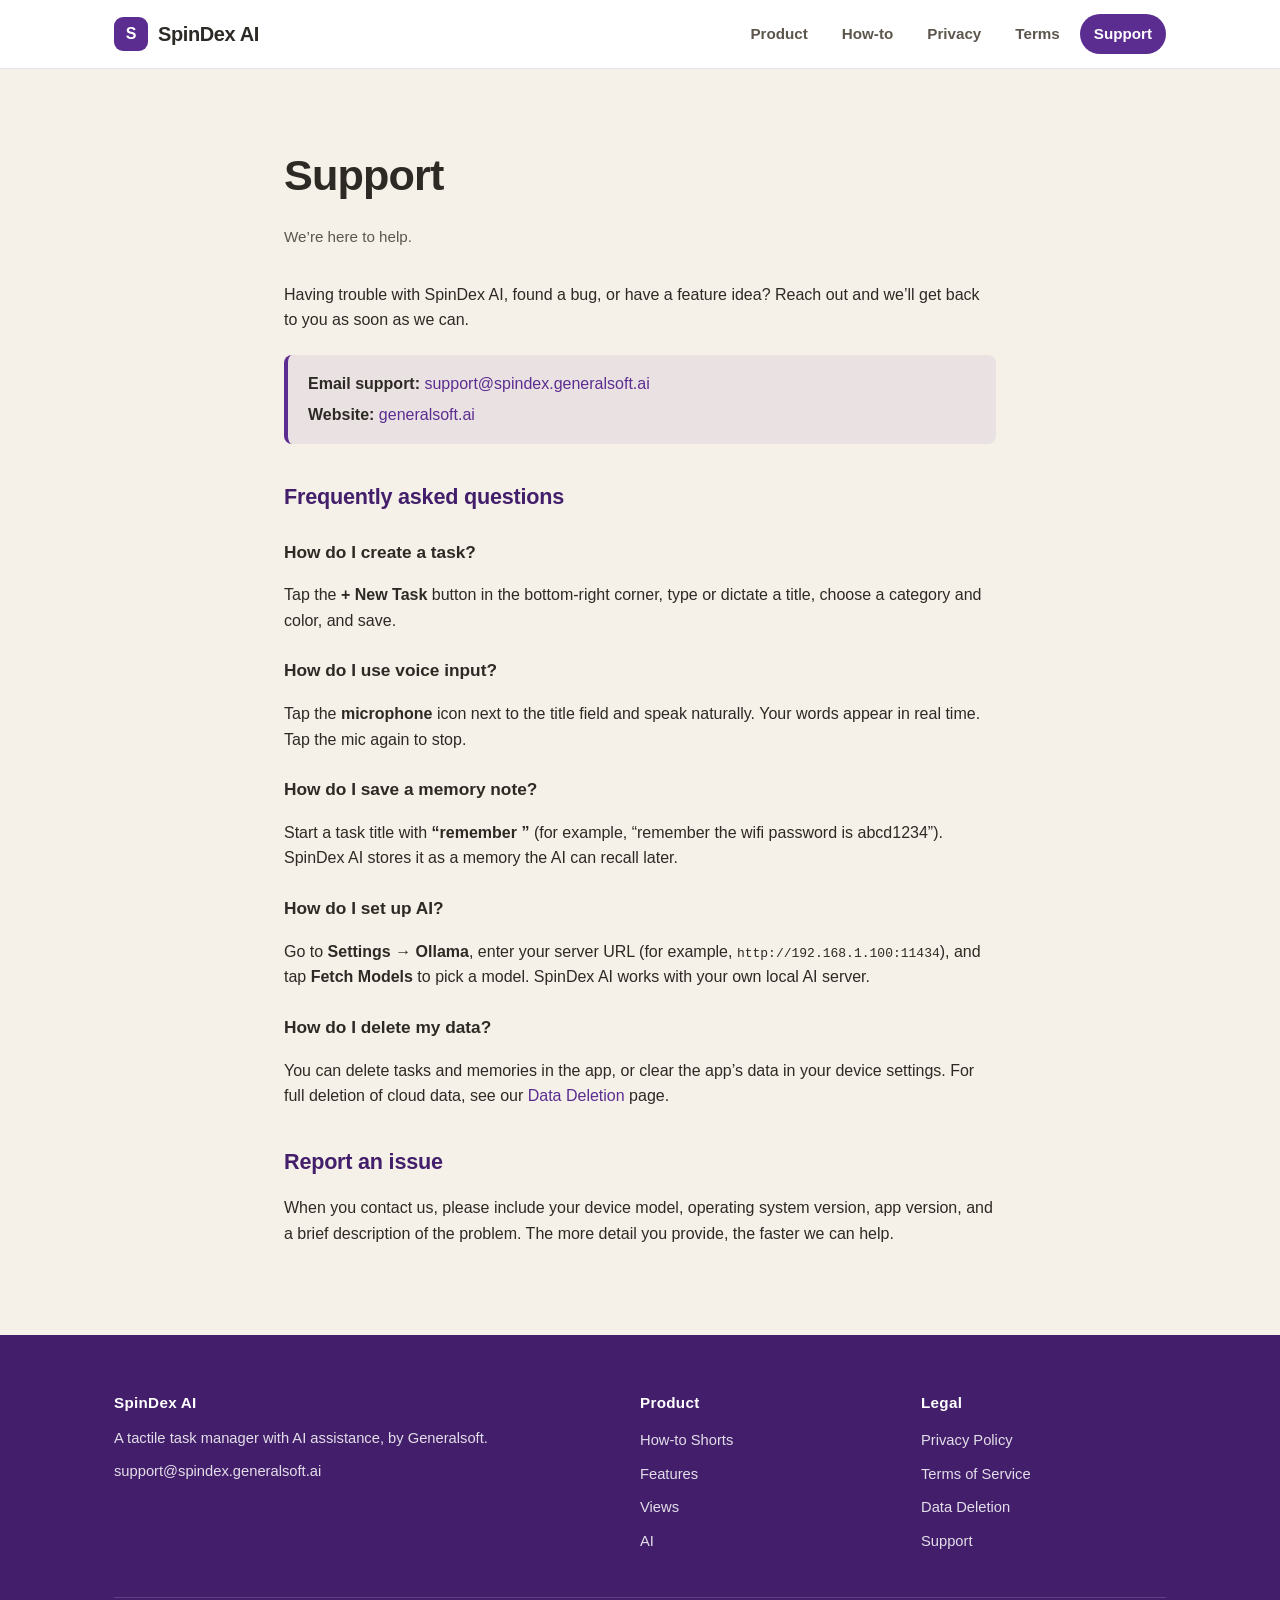
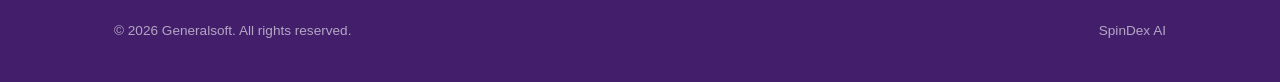
<file: support.html>
<!DOCTYPE html>
<html lang="en">
<head>
  <meta charset="UTF-8" />
  <meta name="viewport" content="width=device-width, initial-scale=1.0" />
  <title>Support — SpinDex AI</title>
  <meta name="description" content="Get help with the SpinDex AI app by Generalsoft. Contact support, report a bug, or request a feature." />
  <meta name="theme-color" content="#5c2d91" />
  <link rel="icon" type="image/png" href="assets/images/icon.png" />
  <link rel="stylesheet" href="assets/css/styles.css" />
  <link rel="canonical" href="https://spindex.generalsoft.ai/support.html" />
  <!-- Google tag (gtag.js) -->
  <script async src="https://www.googletagmanager.com/gtag/js?id=G-QB5YTZEMS1"></script>
  <script>
    window.dataLayer = window.dataLayer || [];
    function gtag(){dataLayer.push(arguments);}
    gtag('js', new Date());

    gtag('config', 'G-QB5YTZEMS1');
  </script>
</head>
<body>
  <header class="site-header">
    <div class="container nav">
      <a class="brand" href="index.html"><span class="logo">S</span>SpinDex AI</a>
      <nav>
        <ul class="nav-links">
          <li><a href="index.html">Product</a></li>
          <li><a href="how-to.html">How-to</a></li>
          <li><a href="privacy.html">Privacy</a></li>
          <li><a href="terms.html">Terms</a></li>
          <li><a class="active" href="support.html">Support</a></li>
        </ul>
      </nav>
    </div>
  </header>

  <main class="section">
    <div class="container prose">
      <h1>Support</h1>
      <p class="meta">We’re here to help.</p>

      <p>
        Having trouble with SpinDex AI, found a bug, or have a feature idea? Reach out
        and we’ll get back to you as soon as we can.
      </p>

      <div class="callout">
        <p style="margin:0;"><strong>Email support:</strong> <a href="mailto:support@spindex.generalsoft.ai">support@spindex.generalsoft.ai</a></p>
        <p style="margin:6px 0 0;"><strong>Website:</strong> <a href="https://spindex.generalsoft.ai">generalsoft.ai</a></p>
      </div>

      <h2>Frequently asked questions</h2>
      <h3>How do I create a task?</h3>
      <p>
        Tap the <strong>+ New Task</strong> button in the bottom-right corner, type
        or dictate a title, choose a category and color, and save.
      </p>
      <h3>How do I use voice input?</h3>
      <p>
        Tap the <strong>microphone</strong> icon next to the title field and speak
        naturally. Your words appear in real time. Tap the mic again to stop.
      </p>
      <h3>How do I save a memory note?</h3>
      <p>
        Start a task title with <strong>“remember ”</strong> (for example, “remember
        the wifi password is abcd1234”). SpinDex AI stores it as a memory the AI can
        recall later.
      </p>
      <h3>How do I set up AI?</h3>
      <p>
        Go to <strong>Settings → Ollama</strong>, enter your server URL (for example,
        <code>http://192.168.1.100:11434</code>), and tap <strong>Fetch Models</strong>
        to pick a model. SpinDex AI works with your own local AI server.
      </p>
      <h3>How do I delete my data?</h3>
      <p>
        You can delete tasks and memories in the app, or clear the app’s data in your
        device settings. For full deletion of cloud data, see our
        <a href="data-deletion.html">Data Deletion</a> page.
      </p>

      <h2>Report an issue</h2>
      <p>
        When you contact us, please include your device model, operating system
        version, app version, and a brief description of the problem. The more detail
        you provide, the faster we can help.
      </p>
    </div>
  </main>

  <footer class="site-footer">
    <div class="container">
      <div class="footer-grid">
        <div>
          <h4>SpinDex AI</h4>
          <p>A tactile task manager with AI assistance, by Generalsoft.</p>
          <p>support@spindex.generalsoft.ai</p>
        </div>
        <div>
          <h4>Product</h4>
          <ul>
            <li><a href="how-to.html">How-to Shorts</a></li>
            <li><a href="index.html#features">Features</a></li>
            <li><a href="index.html#views">Views</a></li>
            <li><a href="index.html#ai">AI</a></li>
          </ul>
        </div>
        <div>
          <h4>Legal</h4>
          <ul>
            <li><a href="privacy.html">Privacy Policy</a></li>
            <li><a href="terms.html">Terms of Service</a></li>
            <li><a href="data-deletion.html">Data Deletion</a></li>
            <li><a href="support.html">Support</a></li>
          </ul>
        </div>
      </div>
      <div class="footer-bottom">
        <span>© 2026 Generalsoft. All rights reserved.</span>
        <span>SpinDex AI</span>
      </div>
    </div>
  </footer>
</body>
</html>
</file>
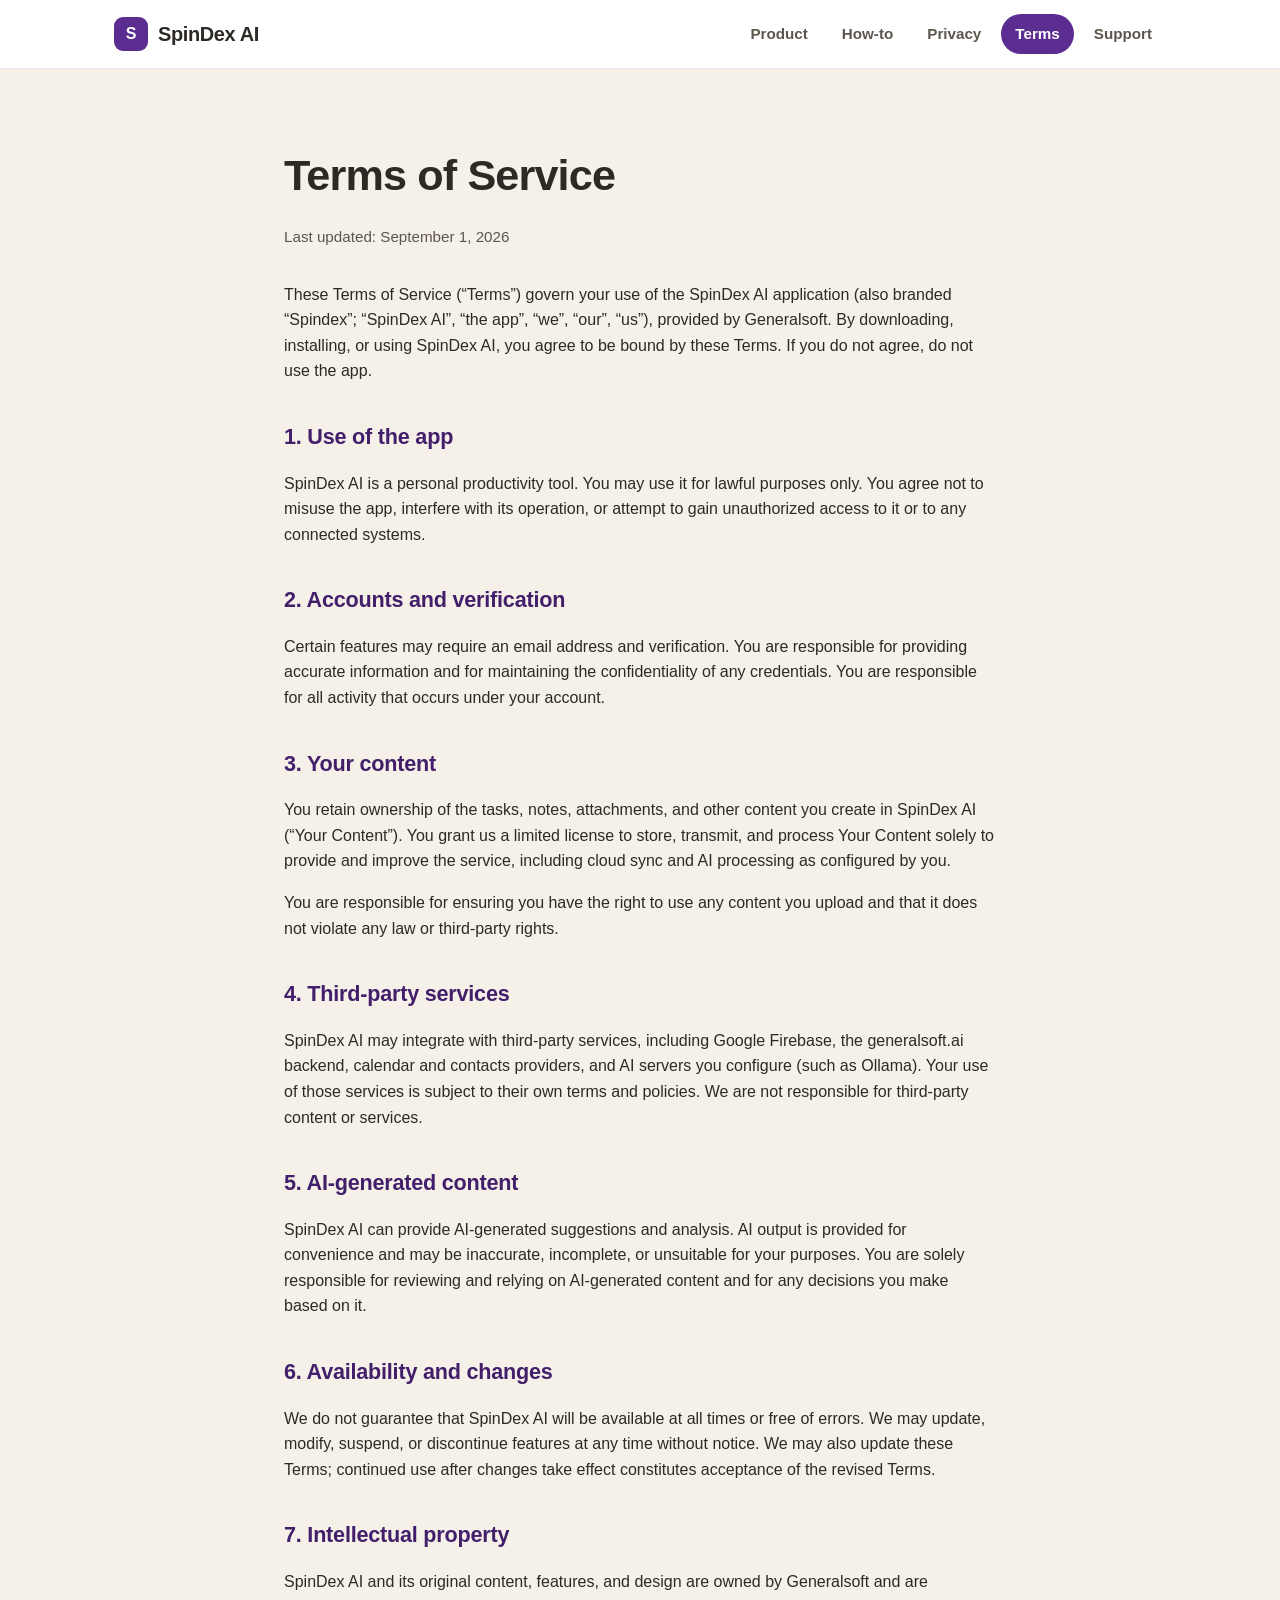
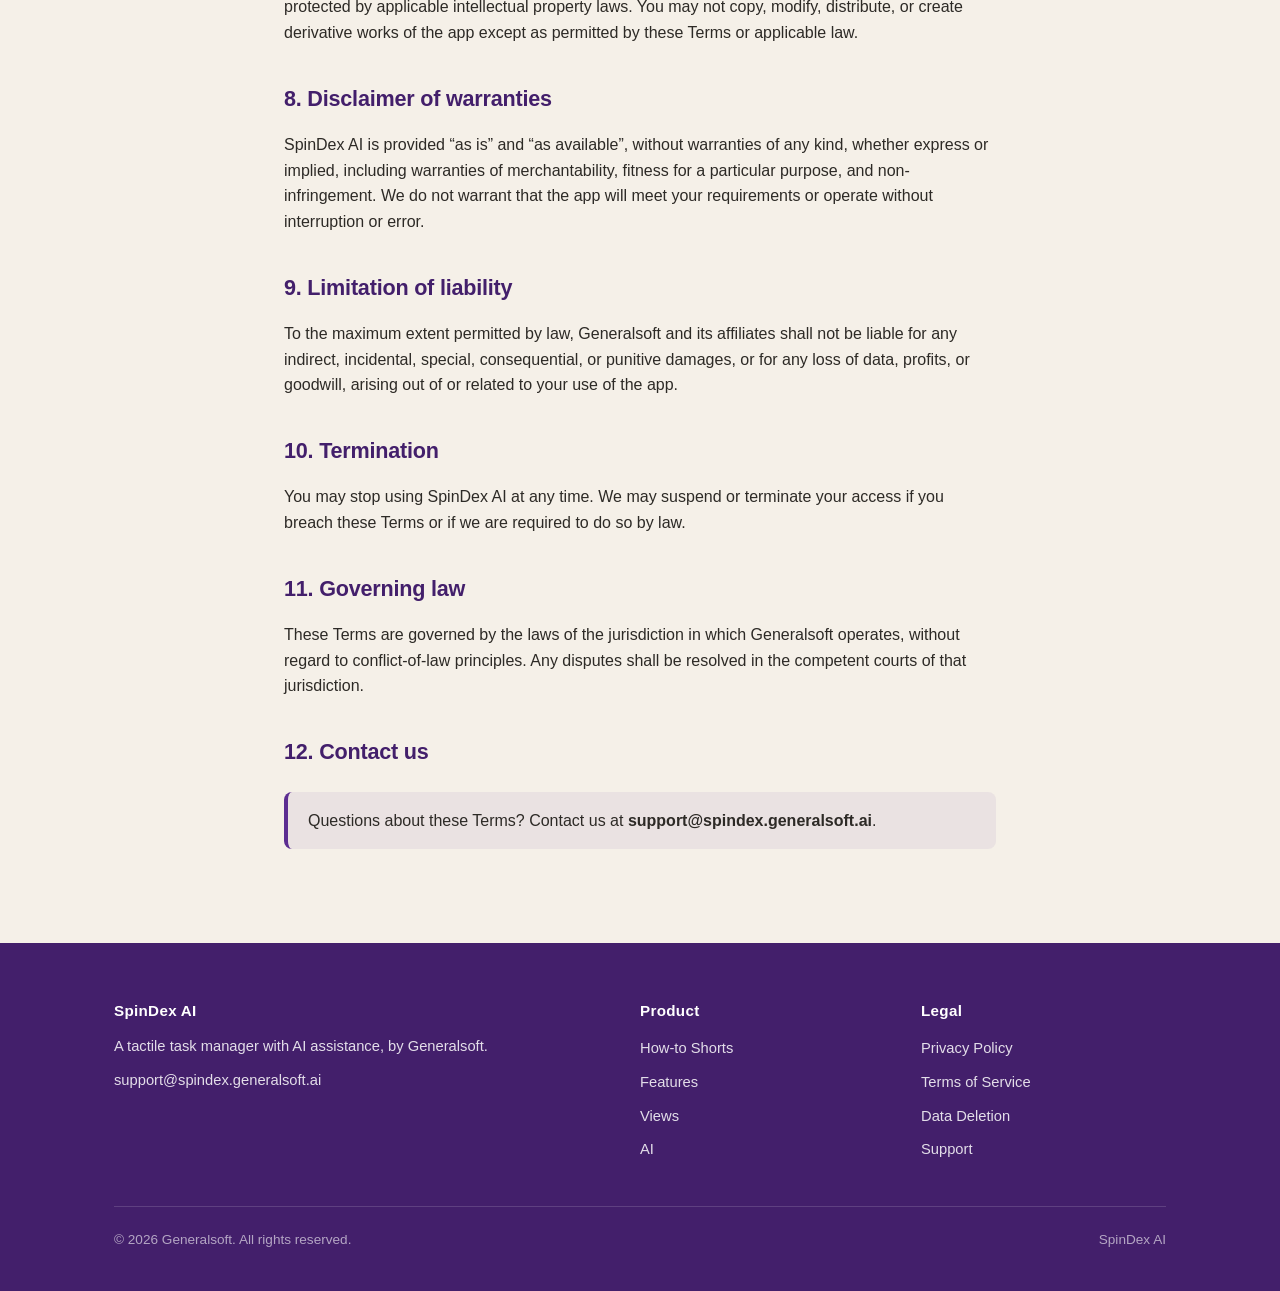
<file: terms.html>
<!DOCTYPE html>
<html lang="en">
<head>
  <meta charset="UTF-8" />
  <meta name="viewport" content="width=device-width, initial-scale=1.0" />
  <title>Terms of Service — SpinDex AI</title>
  <meta name="description" content="Terms of service for the SpinDex AI app by Generalsoft." />
  <meta name="theme-color" content="#5c2d91" />
  <link rel="icon" type="image/png" href="assets/images/icon.png" />
  <link rel="stylesheet" href="assets/css/styles.css" />
  <link rel="canonical" href="https://spindex.generalsoft.ai/terms.html" />
  <!-- Google tag (gtag.js) -->
  <script async src="https://www.googletagmanager.com/gtag/js?id=G-QB5YTZEMS1"></script>
  <script>
    window.dataLayer = window.dataLayer || [];
    function gtag(){dataLayer.push(arguments);}
    gtag('js', new Date());

    gtag('config', 'G-QB5YTZEMS1');
  </script>
</head>
<body>
  <header class="site-header">
    <div class="container nav">
      <a class="brand" href="index.html"><span class="logo">S</span>SpinDex AI</a>
      <nav>
        <ul class="nav-links">
          <li><a href="index.html">Product</a></li>
          <li><a href="how-to.html">How-to</a></li>
          <li><a href="privacy.html">Privacy</a></li>
          <li><a class="active" href="terms.html">Terms</a></li>
          <li><a href="support.html">Support</a></li>
        </ul>
      </nav>
    </div>
  </header>

  <main class="section">
    <div class="container prose">
      <h1>Terms of Service</h1>
      <p class="meta">Last updated: September 1, 2026</p>

      <p>
        These Terms of Service (“Terms”) govern your use of the SpinDex AI application
        (also branded “Spindex”; “SpinDex AI”, “the app”, “we”, “our”, “us”), provided by Generalsoft. By
        downloading, installing, or using SpinDex AI, you agree to be bound by these
        Terms. If you do not agree, do not use the app.
      </p>

      <h2>1. Use of the app</h2>
      <p>
        SpinDex AI is a personal productivity tool. You may use it for lawful purposes
        only. You agree not to misuse the app, interfere with its operation, or
        attempt to gain unauthorized access to it or to any connected systems.
      </p>

      <h2>2. Accounts and verification</h2>
      <p>
        Certain features may require an email address and verification. You are
        responsible for providing accurate information and for maintaining the
        confidentiality of any credentials. You are responsible for all activity
        that occurs under your account.
      </p>

      <h2>3. Your content</h2>
      <p>
        You retain ownership of the tasks, notes, attachments, and other content you
        create in SpinDex AI (“Your Content”). You grant us a limited license to store,
        transmit, and process Your Content solely to provide and improve the
        service, including cloud sync and AI processing as configured by you.
      </p>
      <p>
        You are responsible for ensuring you have the right to use any content you
        upload and that it does not violate any law or third-party rights.
      </p>

      <h2>4. Third-party services</h2>
      <p>
        SpinDex AI may integrate with third-party services, including Google Firebase,
        the generalsoft.ai backend, calendar and contacts providers, and AI servers
        you configure (such as Ollama). Your use of those services is subject to
        their own terms and policies. We are not responsible for third-party content
        or services.
      </p>

      <h2>5. AI-generated content</h2>
      <p>
        SpinDex AI can provide AI-generated suggestions and analysis. AI output is
        provided for convenience and may be inaccurate, incomplete, or unsuitable
        for your purposes. You are solely responsible for reviewing and relying on
        AI-generated content and for any decisions you make based on it.
      </p>

      <h2>6. Availability and changes</h2>
      <p>
        We do not guarantee that SpinDex AI will be available at all times or free of
        errors. We may update, modify, suspend, or discontinue features at any time
        without notice. We may also update these Terms; continued use after changes
        take effect constitutes acceptance of the revised Terms.
      </p>

      <h2>7. Intellectual property</h2>
      <p>
        SpinDex AI and its original content, features, and design are owned by
        Generalsoft and are protected by applicable intellectual property laws. You
        may not copy, modify, distribute, or create derivative works of the app
        except as permitted by these Terms or applicable law.
      </p>

      <h2>8. Disclaimer of warranties</h2>
      <p>
        SpinDex AI is provided “as is” and “as available”, without warranties of any
        kind, whether express or implied, including warranties of merchantability,
        fitness for a particular purpose, and non-infringement. We do not warrant
        that the app will meet your requirements or operate without interruption or
        error.
      </p>

      <h2>9. Limitation of liability</h2>
      <p>
        To the maximum extent permitted by law, Generalsoft and its affiliates shall
        not be liable for any indirect, incidental, special, consequential, or
        punitive damages, or for any loss of data, profits, or goodwill, arising out
        of or related to your use of the app.
      </p>

      <h2>10. Termination</h2>
      <p>
        You may stop using SpinDex AI at any time. We may suspend or terminate your
        access if you breach these Terms or if we are required to do so by law.
      </p>

      <h2>11. Governing law</h2>
      <p>
        These Terms are governed by the laws of the jurisdiction in which
        Generalsoft operates, without regard to conflict-of-law principles. Any
        disputes shall be resolved in the competent courts of that jurisdiction.
      </p>

      <h2>12. Contact us</h2>
      <div class="callout">
        <p style="margin:0;">Questions about these Terms? Contact us at <strong>support@spindex.generalsoft.ai</strong>.</p>
      </div>
    </div>
  </main>


  <footer class="site-footer">
    <div class="container">
      <div class="footer-grid">
        <div>
          <h4>SpinDex AI</h4>
          <p>A tactile task manager with AI assistance, by Generalsoft.</p>
          <p>support@spindex.generalsoft.ai</p>
        </div>
        <div>
          <h4>Product</h4>
          <ul>
            <li><a href="how-to.html">How-to Shorts</a></li>
            <li><a href="index.html#features">Features</a></li>
            <li><a href="index.html#views">Views</a></li>
            <li><a href="index.html#ai">AI</a></li>
          </ul>
        </div>
        <div>
          <h4>Legal</h4>
          <ul>
            <li><a href="privacy.html">Privacy Policy</a></li>
            <li><a href="terms.html">Terms of Service</a></li>
            <li><a href="data-deletion.html">Data Deletion</a></li>
            <li><a href="support.html">Support</a></li>
          </ul>
        </div>
      </div>
      <div class="footer-bottom">
        <span>© 2026 Generalsoft. All rights reserved.</span>
        <span>SpinDex AI</span>
      </div>
    </div>
  </footer>
</body>
</html>
</file>
<file: assets/css/styles.css>
/* ============================================================================
   SpinDex AI — product & legal site stylesheet
   Brand: deep purple #5C2D91, cream #F5F0E8, ink #2D2A26
   ========================================================================== */

:root {
  --purple: #5c2d91;
  --purple-dark: #431f6b;
  --purple-light: #7b3fa0;
  --violet: #8e44ad;
  --cream: #f5f0e8;
  --cream-dark: #ece4d6;
  --ink: #2d2a26;
  --ink-soft: #5c564d;
  --white: #ffffff;
  --gold: #d9a441;
  --radius: 14px;
  --shadow: 0 6px 24px rgba(44, 24, 70, 0.12);
  --shadow-lg: 0 18px 50px rgba(44, 24, 70, 0.18);
  --font: -apple-system, BlinkMacSystemFont, "Segoe UI", Roboto, Helvetica,
    Arial, sans-serif;
  --maxw: 1100px;
}

* {
  box-sizing: border-box;
}

html {
  scroll-behavior: smooth;
}

body {
  margin: 0;
  font-family: var(--font);
  color: var(--ink);
  background: var(--cream);
  line-height: 1.6;
  -webkit-font-smoothing: antialiased;
}

a {
  color: var(--purple);
  text-decoration: none;
}

a:hover {
  text-decoration: underline;
}

img {
  max-width: 100%;
  height: auto;
  display: block;
}

.container {
  width: 100%;
  max-width: var(--maxw);
  margin: 0 auto;
  padding: 0 24px;
}

/* ---------------------------------------------------------------------------
   Header / navigation
   --------------------------------------------------------------------------- */
.site-header {
  background: var(--white);
  border-bottom: 1px solid rgba(92, 45, 145, 0.12);
  position: sticky;
  top: 0;
  z-index: 50;
}

.nav {
  display: flex;
  align-items: center;
  justify-content: space-between;
  height: 68px;
  gap: 16px;
}

.brand {
  display: flex;
  align-items: center;
  gap: 10px;
  font-weight: 800;
  font-size: 1.25rem;
  color: var(--ink);
  letter-spacing: -0.02em;
}

.brand:hover {
  text-decoration: none;
}

.brand .logo {
  width: 34px;
  height: 34px;
  border-radius: 9px;
  background: var(--purple);
  display: grid;
  place-items: center;
  color: #fff;
  font-size: 1rem;
}

.nav-links {
  display: flex;
  align-items: center;
  gap: 6px;
  list-style: none;
  margin: 0;
  padding: 0;
}

.nav-links a {
  display: inline-block;
  padding: 8px 14px;
  border-radius: 999px;
  color: var(--ink-soft);
  font-weight: 600;
  font-size: 0.95rem;
}

.nav-links a:hover {
  background: var(--cream);
  color: var(--purple);
  text-decoration: none;
}

.nav-links a.active {
  background: var(--purple);
  color: #fff;
}

/* ---------------------------------------------------------------------------
   Hero
   --------------------------------------------------------------------------- */
.hero {
  background:
    radial-gradient(1100px 500px at 80% -10%, rgba(142, 68, 173, 0.22), transparent 60%),
    radial-gradient(900px 500px at 10% 10%, rgba(217, 164, 65, 0.14), transparent 55%),
    linear-gradient(160deg, #fff 0%, var(--cream) 100%);
  padding: 72px 0 64px;
  text-align: center;
}

.hero .eyebrow {
  display: inline-block;
  background: rgba(92, 45, 145, 0.1);
  color: var(--purple);
  font-weight: 700;
  font-size: 0.82rem;
  letter-spacing: 0.08em;
  text-transform: uppercase;
  padding: 6px 14px;
  border-radius: 999px;
  margin-bottom: 20px;
}

.hero h1 {
  font-size: clamp(2.4rem, 6vw, 4rem);
  line-height: 1.05;
  margin: 0 0 18px;
  letter-spacing: -0.03em;
  color: var(--ink);
}

.hero h1 .accent {
  background: linear-gradient(90deg, var(--purple), var(--violet));
  -webkit-background-clip: text;
  background-clip: text;
  color: transparent;
}

.hero p.lede {
  font-size: clamp(1.05rem, 2.4vw, 1.3rem);
  color: var(--ink-soft);
  max-width: 640px;
  margin: 0 auto 30px;
}

.hero .app-icon {
  width: 96px;
  height: 96px;
  border-radius: 22px;
  margin: 0 auto 24px;
  box-shadow: var(--shadow-lg);
  object-fit: cover;
}

.badge-row {
  display: flex;
  flex-wrap: wrap;
  gap: 14px;
  justify-content: center;
}

.badge {
  display: inline-flex;
  align-items: center;
  gap: 10px;
  background: var(--ink);
  color: #fff;
  border-radius: 12px;
  padding: 10px 20px;
  font-weight: 600;
  font-size: 0.95rem;
}

.badge:hover {
  text-decoration: none;
  background: var(--purple-dark);
}

.badge .store-name {
  display: block;
  font-size: 0.72rem;
  font-weight: 500;
  opacity: 0.75;
}

/* ---------------------------------------------------------------------------
   Sections
   --------------------------------------------------------------------------- */
.section {
  padding: 72px 0;
}

.section.alt {
  background: var(--white);
}

.section-header {
  text-align: center;
  max-width: 680px;
  margin: 0 auto 48px;
}

.section-header h2 {
  font-size: clamp(1.7rem, 4vw, 2.4rem);
  margin: 0 0 14px;
  letter-spacing: -0.02em;
}

.section-header p {
  color: var(--ink-soft);
  margin: 0;
  font-size: 1.05rem;
}

/* Video embed (YouTube Short) */
.video-embed {
  position: relative;
  width: 100%;
  max-width: 315px;
  margin: 0 auto;
  aspect-ratio: 9 / 16;
  border-radius: var(--radius);
  overflow: hidden;
  box-shadow: var(--shadow-lg);
  background: var(--ink);
}

.video-embed iframe {
  display: block;
  width: 100%;
  height: 100%;
  border: 0;
}

/* Feature grid */
.grid {
  display: grid;
  grid-template-columns: repeat(auto-fit, minmax(250px, 1fr));
  gap: 22px;
}

.card {
  background: var(--white);
  border: 1px solid rgba(92, 45, 145, 0.1);
  border-radius: var(--radius);
  padding: 26px 24px;
  box-shadow: var(--shadow);
  transition: transform 0.18s ease, box-shadow 0.18s ease;
}

.card:hover {
  transform: translateY(-4px);
  box-shadow: var(--shadow-lg);
}

.card .icon {
  width: 46px;
  height: 46px;
  border-radius: 12px;
  background: rgba(92, 45, 145, 0.1);
  color: var(--purple);
  display: grid;
  place-items: center;
  font-size: 1.4rem;
  margin-bottom: 16px;
}

.card h3 {
  margin: 0 0 8px;
  font-size: 1.1rem;
  letter-spacing: -0.01em;
}

.card p {
  margin: 0;
  color: var(--ink-soft);
  font-size: 0.96rem;
}

/* Split layout (image + text) */
.split {
  display: grid;
  grid-template-columns: 1fr 1fr;
  gap: 48px;
  align-items: center;
}

.split.reverse {
  direction: rtl;
}

.split.reverse > * {
  direction: ltr;
}

.split .copy h2 {
  font-size: clamp(1.5rem, 3.4vw, 2.1rem);
  margin: 0 0 14px;
  letter-spacing: -0.02em;
}

.split .copy p {
  color: var(--ink-soft);
  margin: 0 0 12px;
}

.split .visual {
  background: var(--cream);
  border-radius: var(--radius);
  min-height: 220px;
  display: grid;
  place-items: center;
  padding: 30px;
  text-align: center;
  border: 1px dashed rgba(92, 45, 145, 0.25);
  color: var(--ink-soft);
}

.split .visual .big {
  font-size: 3rem;
}

/* Highlight chips */
.chips {
  display: flex;
  flex-wrap: wrap;
  gap: 10px;
  margin-top: 18px;
}

.chip {
  background: var(--cream);
  border: 1px solid rgba(92, 45, 145, 0.15);
  border-radius: 999px;
  padding: 7px 15px;
  font-size: 0.88rem;
  font-weight: 600;
  color: var(--purple);
}


/* ---------------------------------------------------------------------------
   Prose (legal / policy pages)
   --------------------------------------------------------------------------- */
.prose {
  max-width: 760px;
  margin: 0 auto;
}

.prose h1 {
  font-size: clamp(1.9rem, 4vw, 2.7rem);
  letter-spacing: -0.02em;
  margin: 0 0 8px;
}

.prose .meta {
  color: var(--ink-soft);
  margin-bottom: 32px;
  font-size: 0.95rem;
}

.prose h2 {
  font-size: 1.35rem;
  margin: 36px 0 12px;
  letter-spacing: -0.01em;
  color: var(--purple-dark);
}

.prose h3 {
  font-size: 1.08rem;
  margin: 24px 0 8px;
}

.prose p,
.prose li {
  color: var(--ink);
}

.prose ul {
  padding-left: 22px;
}

.prose li {
  margin-bottom: 6px;
}

.prose .callout {
  background: rgba(92, 45, 145, 0.07);
  border-left: 4px solid var(--purple);
  border-radius: 8px;
  padding: 16px 20px;
  margin: 22px 0;
}

.prose table {
  width: 100%;
  border-collapse: collapse;
  margin: 20px 0;
  font-size: 0.95rem;
}

.prose th,
.prose td {
  text-align: left;
  padding: 10px 12px;
  border-bottom: 1px solid var(--cream-dark);
  vertical-align: top;
}

.prose th {
  background: var(--cream);
  color: var(--purple-dark);
  font-weight: 700;
}

/* ---------------------------------------------------------------------------
   How-to Shorts
   --------------------------------------------------------------------------- */
.section-header h1 {
  font-size: clamp(2rem, 5vw, 3rem);
  margin: 0 0 14px;
  letter-spacing: -0.02em;
}

.shorts-grid {
  display: grid;
  grid-template-columns: repeat(auto-fill, minmax(300px, 360px));
  gap: 26px;
  justify-content: center;
}

.short-card {
  background: var(--white);
  border: 1px solid rgba(92, 45, 145, 0.1);
  border-radius: var(--radius);
  box-shadow: var(--shadow);
  overflow: hidden;
  display: flex;
  flex-direction: column;
}

.short-card .video-embed {
  max-width: 100%;
  border-radius: 0;
  box-shadow: none;
}

.short-body {
  padding: 20px 22px 24px;
  display: flex;
  flex-direction: column;
  gap: 10px;
}

.short-body h2 {
  margin: 0;
  font-size: 1.25rem;
  letter-spacing: -0.01em;
  color: var(--purple-dark);
}

.short-body p {
  margin: 0;
  color: var(--ink-soft);
  font-size: 0.96rem;
}

.short-body ol {
  margin: 2px 0 0;
  padding-left: 20px;
  color: var(--ink);
  font-size: 0.95rem;
}

.short-body ol li {
  margin-bottom: 6px;
}

.short-link {
  margin-top: 6px;
  font-weight: 700;
  font-size: 0.95rem;
}

.coming-soon {
  text-align: center;
  color: var(--ink-soft);
  margin: 34px 0 0;
  font-size: 0.95rem;
}

/* ---------------------------------------------------------------------------
   Footer
   --------------------------------------------------------------------------- */
.site-footer {
  background: var(--purple-dark);
  color: rgba(255, 255, 255, 0.85);
  padding: 56px 0 40px;
}

.footer-grid {
  display: grid;
  grid-template-columns: 2fr 1fr 1fr;
  gap: 36px;
}

.site-footer h4 {
  color: #fff;
  margin: 0 0 12px;
  font-size: 0.95rem;
  letter-spacing: 0.02em;
}

.site-footer p {
  margin: 0 0 10px;
  font-size: 0.92rem;
}

.site-footer ul {
  list-style: none;
  margin: 0;
  padding: 0;
}

.site-footer li {
  margin-bottom: 8px;
}

.site-footer a {
  color: rgba(255, 255, 255, 0.85);
  font-size: 0.92rem;
}

.site-footer a:hover {
  color: #fff;
}

.footer-bottom {
  border-top: 1px solid rgba(255, 255, 255, 0.15);
  margin-top: 36px;
  padding-top: 22px;
  display: flex;
  flex-wrap: wrap;
  justify-content: space-between;
  gap: 12px;
  font-size: 0.85rem;
  color: rgba(255, 255, 255, 0.6);
}

/* ---------------------------------------------------------------------------
   Responsive
   --------------------------------------------------------------------------- */
@media (max-width: 800px) {
  .split {
    grid-template-columns: 1fr;
    gap: 28px;
  }

  .split.reverse {
    direction: ltr;
  }

  .footer-grid {
    grid-template-columns: 1fr;
    gap: 26px;
  }

  .nav {
    height: auto;
    flex-wrap: wrap;
    padding: 12px 0;
  }

  .nav-links {
    flex-wrap: wrap;
  }
}
</file>
